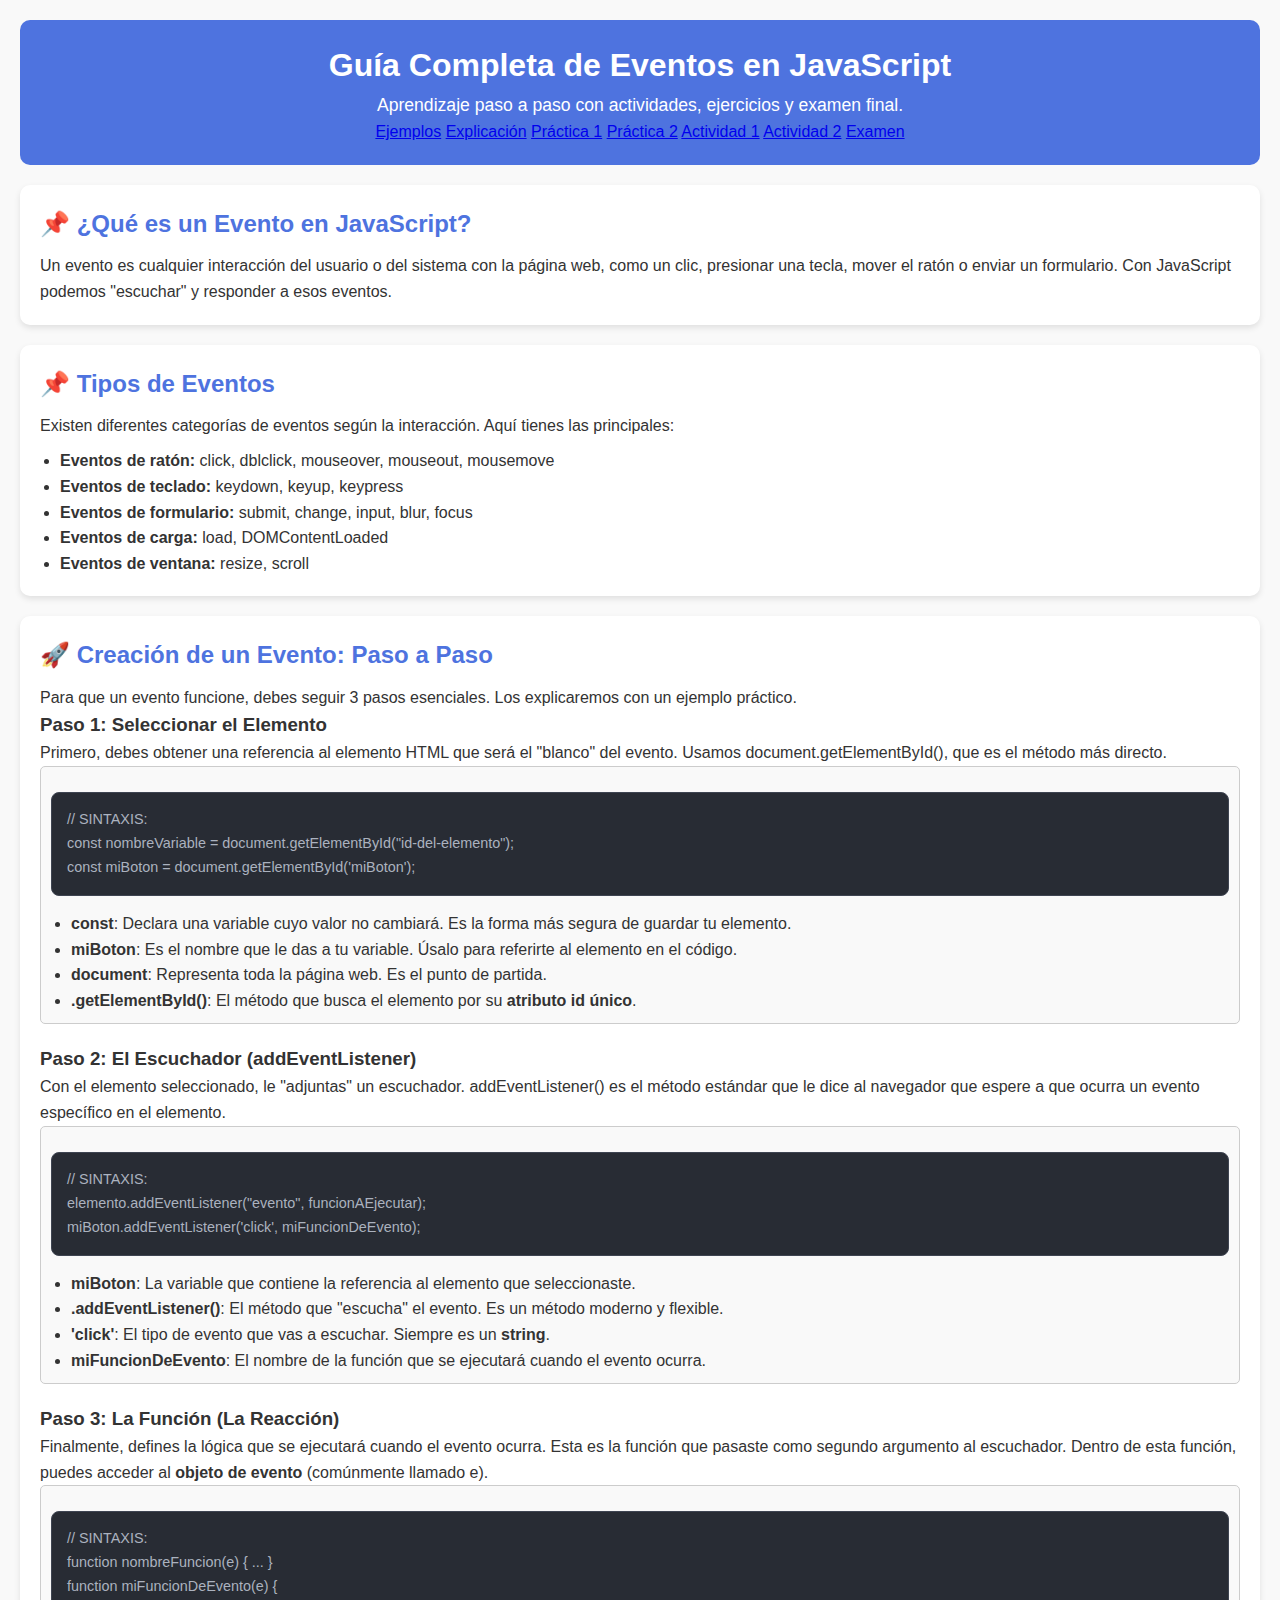
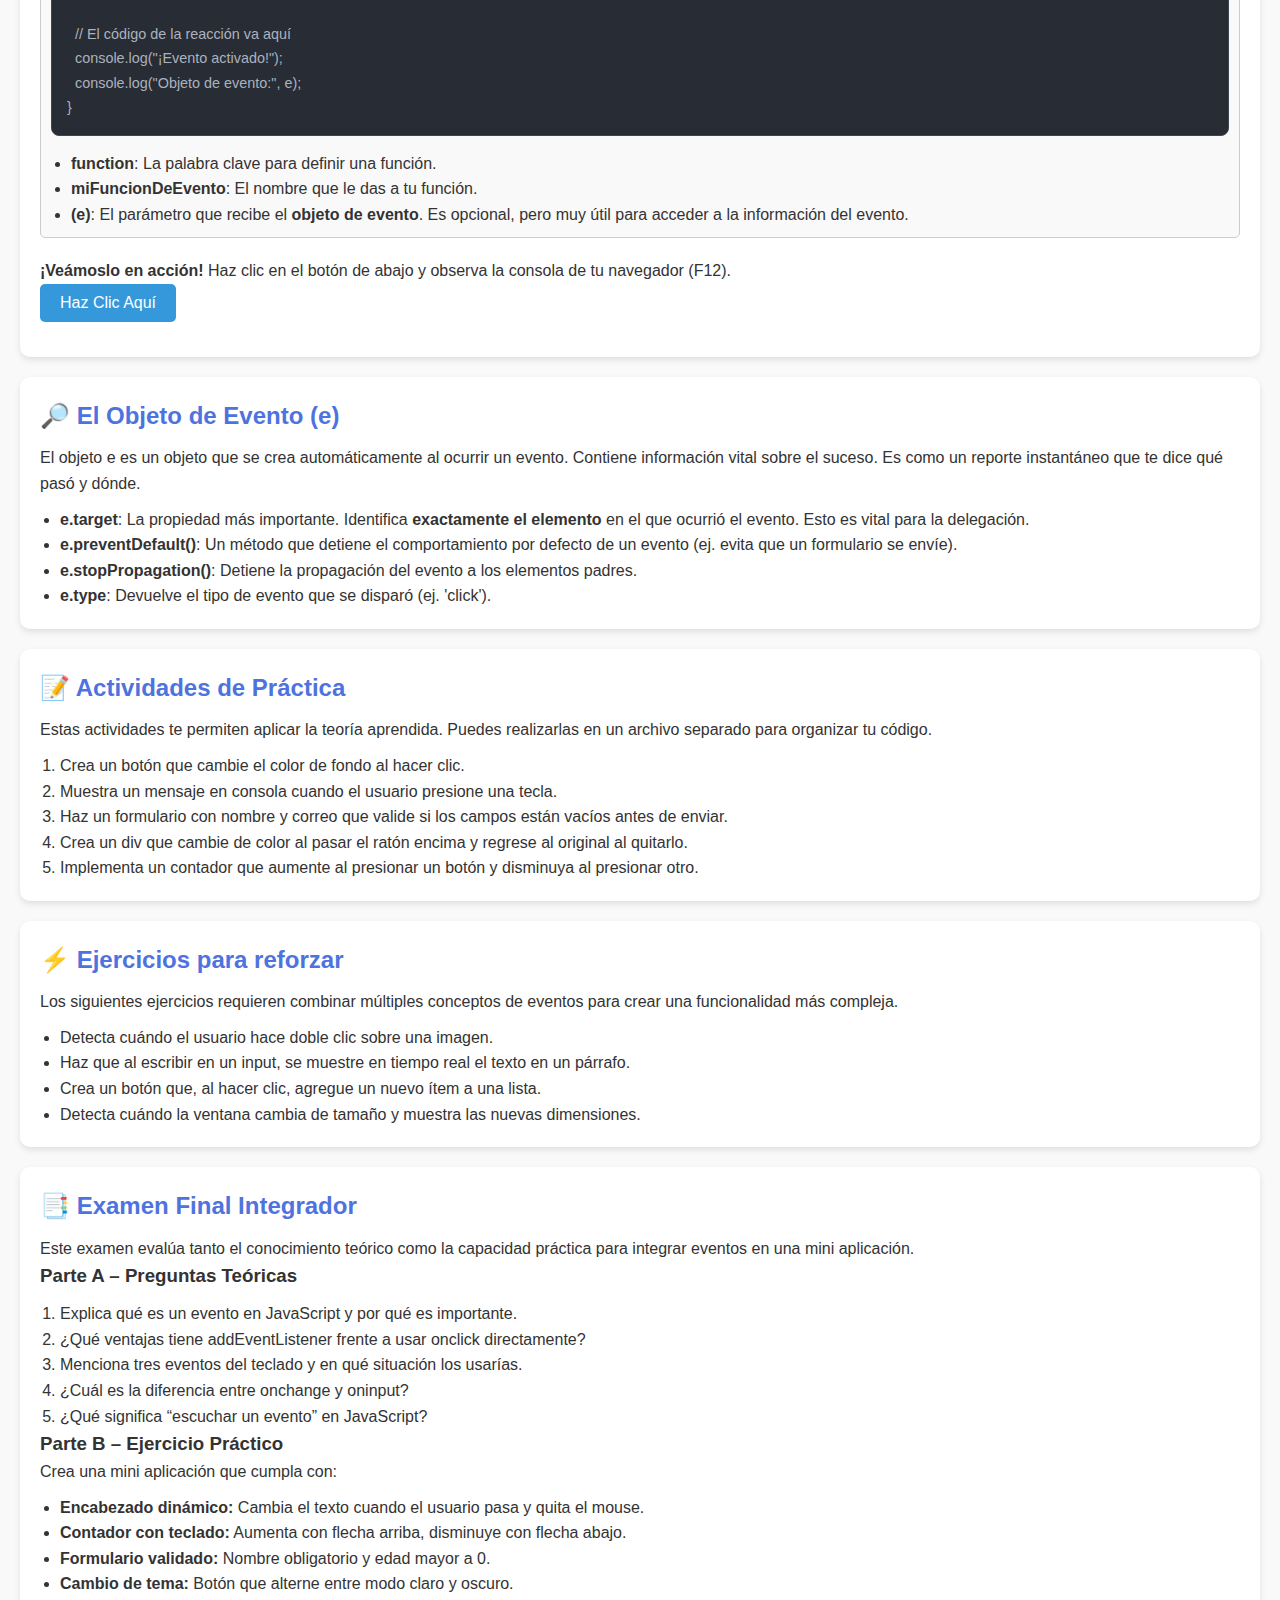
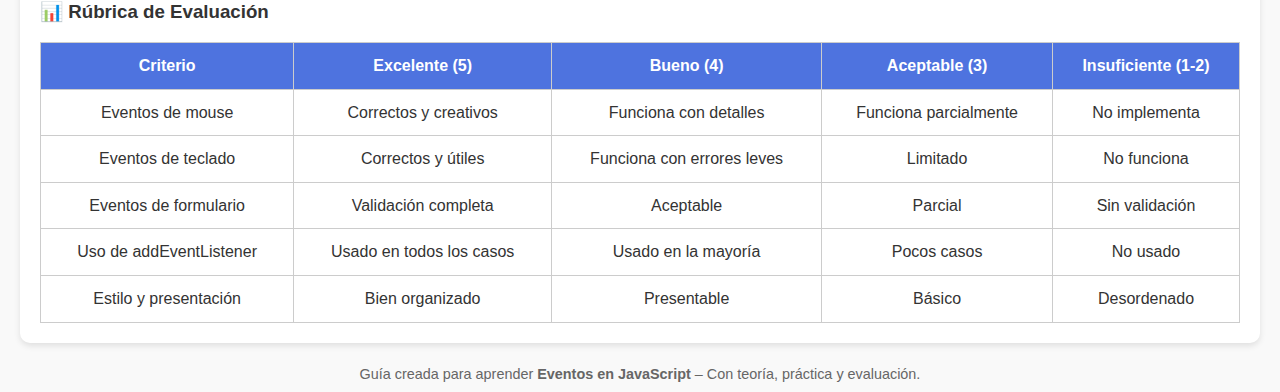
<file: index.html>
<!DOCTYPE html>
<html lang="es">

<head>
  <meta charset="UTF-8">
  <meta name="viewport" content="width=device-width, initial-scale=1.0">
  <title>Guía de Eventos en JavaScript</title>
  <link rel="stylesheet" href="style.css">
  <style>
    /* Estilos adicionales para la demostración */
    .paso {
      padding: 10px;
      margin-bottom: 20px;
      border: 1px solid #ccc;
      border-radius: 5px;
      background-color: #f9f9f9;
    }

    #miBoton {
      padding: 10px 20px;
      font-size: 1em;
      cursor: pointer;
      border-radius: 5px;
      border: none;
      background-color: #3498db;
      color: white;
      transition: background-color 0.3s;
    }

    #miBoton:hover {
      background-color: #2980b9;
    }

    #demo-display {
      font-size: 1.2em;
      font-weight: bold;
      color: #333;
      margin-top: 15px;
    }
  </style>
</head>

<body>
  <header>
    <h1>Guía Completa de Eventos en JavaScript</h1>
    <p>Aprendizaje paso a paso con actividades, ejercicios y examen final.</p>
      <a href="ejemplos.html">Ejemplos</a>

      <a href="explicacion.html">Explicación</a>

      <a href="practica1.html">Práctica 1</a>
      <a href="practica2.html">Práctica 2</a>

      <a href="actividad1.html">Actividad 1</a>
      <a href="actividad2.html">Actividad 2</a>

      <a href="examen.html">Examen</a>

  </header>

  <main>
    <section class="teoria">
      <h2>📌 ¿Qué es un Evento en JavaScript?</h2>
      <p>Un evento es cualquier interacción del usuario o del sistema con la página web, como un clic, presionar una
        tecla, mover el ratón o enviar un formulario. Con JavaScript podemos "escuchar" y responder a esos eventos.</p>
    </section>

    <section class="teoria">
      <h2>📌 Tipos de Eventos</h2>
      <p>Existen diferentes categorías de eventos según la interacción. Aquí tienes las principales:</p>
      <ul>
        <li><strong>Eventos de ratón:</strong> <code>click</code>, <code>dblclick</code>, <code>mouseover</code>,
          <code>mouseout</code>, <code>mousemove</code></li>
        <li><strong>Eventos de teclado:</strong> <code>keydown</code>, <code>keyup</code>, <code>keypress</code></li>
        <li><strong>Eventos de formulario:</strong> <code>submit</code>, <code>change</code>, <code>input</code>,
          <code>blur</code>, <code>focus</code></li>
        <li><strong>Eventos de carga:</strong> <code>load</code>, <code>DOMContentLoaded</code></li>
        <li><strong>Eventos de ventana:</strong> <code>resize</code>, <code>scroll</code></li>
      </ul>
    </section>

    <section class="teoria">
      <h2>🚀 Creación de un Evento: Paso a Paso</h2>
      <p>Para que un evento funcione, debes seguir 3 pasos esenciales. Los explicaremos con un ejemplo práctico.</p>

      <h3>Paso 1: Seleccionar el Elemento</h3>
      <p>Primero, debes obtener una referencia al elemento HTML que será el "blanco" del evento. Usamos
        <code>document.getElementById()</code>, que es el método más directo.</p>
      <div class="paso">
        <pre><code>// SINTAXIS:
const nombreVariable = document.getElementById("id-del-elemento");
const miBoton = document.getElementById('miBoton');</code></pre>
        <ul>
          <li><strong><code>const</code></strong>: Declara una variable cuyo valor no cambiará. Es la forma más segura
            de guardar tu elemento.</li>
          <li><strong><code>miBoton</code></strong>: Es el nombre que le das a tu variable. Úsalo para referirte al
            elemento en el código.</li>
          <li><strong><code>document</code></strong>: Representa toda la página web. Es el punto de partida.</li>
          <li><strong><code>.getElementById()</code></strong>: El método que busca el elemento por su <strong>atributo
              <code>id</code> único</strong>.</li>
        </ul>
      </div>

      <h3>Paso 2: El Escuchador (<code>addEventListener</code>)</h3>
      <p>Con el elemento seleccionado, le "adjuntas" un escuchador. <code>addEventListener()</code> es el método
        estándar que le dice al navegador que espere a que ocurra un evento específico en el elemento.</p>
      <div class="paso">
        <pre><code>// SINTAXIS:
elemento.addEventListener("evento", funcionAEjecutar);
miBoton.addEventListener('click', miFuncionDeEvento);</code></pre>
        <ul>
          <li><strong><code>miBoton</code></strong>: La variable que contiene la referencia al elemento que
            seleccionaste.</li>
          <li><strong><code>.addEventListener()</code></strong>: El método que "escucha" el evento. Es un método moderno
            y flexible.</li>
          <li><strong><code>'click'</code></strong>: El tipo de evento que vas a escuchar. Siempre es un
            <strong>string</strong>.</li>
          <li><strong><code>miFuncionDeEvento</code></strong>: El nombre de la función que se ejecutará cuando el evento
            ocurra.</li>
        </ul>
      </div>

      <h3>Paso 3: La Función (La Reacción)</h3>
      <p>Finalmente, defines la lógica que se ejecutará cuando el evento ocurra. Esta es la función que pasaste como
        segundo argumento al escuchador. Dentro de esta función, puedes acceder al <strong>objeto de evento</strong>
        (comúnmente llamado <code>e</code>).</p>
      <div class="paso">
        <pre><code>// SINTAXIS: 
function nombreFuncion(e) { ... }
function miFuncionDeEvento(e) {

  // El código de la reacción va aquí
  console.log("¡Evento activado!");
  console.log("Objeto de evento:", e);
}</code></pre>
        <ul>
          <li><strong><code>function</code></strong>: La palabra clave para definir una función.</li>
          <li><strong><code>miFuncionDeEvento</code></strong>: El nombre que le das a tu función.</li>
          <li><strong><code>(e)</code></strong>: El parámetro que recibe el <strong>objeto de evento</strong>. Es
            opcional, pero muy útil para acceder a la información del evento.</li>
        </ul>
      </div>

      <p><strong>¡Veámoslo en acción!</strong> Haz clic en el botón de abajo y observa la consola de tu navegador (F12).
      </p>
      <button id="miBoton">Haz Clic Aquí</button>
      <p id="demo-display"></p>
    </section>

    <section class="teoria">
      <h2>🔎 El Objeto de Evento (<code>e</code>)</h2>
      <p>El objeto <code>e</code> es un objeto que se crea automáticamente al ocurrir un evento. Contiene información
        vital sobre el suceso. Es como un reporte instantáneo que te dice qué pasó y dónde.</p>
      <ul>
        <li><strong><code>e.target</code></strong>: La propiedad más importante. Identifica <strong>exactamente el
            elemento</strong> en el que ocurrió el evento. Esto es vital para la delegación.</li>
        <li><strong><code>e.preventDefault()</code></strong>: Un método que detiene el comportamiento por defecto de un
          evento (ej. evita que un formulario se envíe).</li>
        <li><strong><code>e.stopPropagation()</code></strong>: Detiene la propagación del evento a los elementos padres.
        </li>
        <li><strong><code>e.type</code></strong>: Devuelve el tipo de evento que se disparó (ej. 'click').</li>
      </ul>
    </section>

    <script>
      // Unimos todos los pasos en este script
      const miBoton = document.getElementById('miBoton');
      const demoDisplay = document.getElementById('demo-display');

      miBoton.addEventListener('click', function (e) {
        // Actualiza el texto en la página
        demoDisplay.textContent = '¡Evento activado!';

        // Muestra la información del objeto de evento en la consola
        console.log('--- Objeto de Evento (e) ---');
        console.log('Tipo:', e.type);
        console.log('Elemento objetivo:', e.target);
        console.log('---------------------------');
      });
    </script>

    <section class="actividad">
      <h2>📝 Actividades de Práctica</h2>
      <p>
        Estas actividades te permiten aplicar la teoría aprendida. Puedes realizarlas en un archivo separado para
        organizar tu código.
      </p>
      <ol>
        <li>Crea un botón que cambie el color de fondo al hacer clic.</li>
        <li>Muestra un mensaje en consola cuando el usuario presione una tecla.</li>
        <li>Haz un formulario con nombre y correo que valide si los campos están vacíos antes de enviar.</li>
        <li>Crea un div que cambie de color al pasar el ratón encima y regrese al original al quitarlo.</li>
        <li>Implementa un contador que aumente al presionar un botón y disminuya al presionar otro.</li>
      </ol>
    </section>

    <section class="ejercicios">
      <h2>⚡ Ejercicios para reforzar</h2>
      <p>
        Los siguientes ejercicios requieren combinar múltiples conceptos de eventos para crear una funcionalidad más
        compleja.
      </p>
      <ul>
        <li>Detecta cuándo el usuario hace doble clic sobre una imagen.</li>
        <li>Haz que al escribir en un input, se muestre en tiempo real el texto en un párrafo.</li>
        <li>Crea un botón que, al hacer clic, agregue un nuevo ítem a una lista.</li>
        <li>Detecta cuándo la ventana cambia de tamaño y muestra las nuevas dimensiones.</li>
      </ul>
    </section>

    <section class="examen">
      <h2>📑 Examen Final Integrador</h2>
      <p>
        Este examen evalúa tanto el conocimiento teórico como la capacidad práctica para integrar eventos en una mini
        aplicación.
      </p>
      <h3>Parte A – Preguntas Teóricas</h3>
      <ol>
        <li>Explica qué es un evento en JavaScript y por qué es importante.</li>
        <li>¿Qué ventajas tiene <code>addEventListener</code> frente a usar <code>onclick</code> directamente?</li>
        <li>Menciona tres eventos del teclado y en qué situación los usarías.</li>
        <li>¿Cuál es la diferencia entre <code>onchange</code> y <code>oninput</code>?</li>
        <li>¿Qué significa “escuchar un evento” en JavaScript?</li>
      </ol>
      <h3>Parte B – Ejercicio Práctico</h3>
      <p>Crea una mini aplicación que cumpla con:</p>
      <ul>
        <li><strong>Encabezado dinámico:</strong> Cambia el texto cuando el usuario pasa y quita el mouse.</li>
        <li><strong>Contador con teclado:</strong> Aumenta con flecha arriba, disminuye con flecha abajo.</li>
        <li><strong>Formulario validado:</strong> Nombre obligatorio y edad mayor a 0.</li>
        <li><strong>Cambio de tema:</strong> Botón que alterne entre modo claro y oscuro.</li>
      </ul>
      <h3>📊 Rúbrica de Evaluación</h3>
      <table>
        <thead>
          <tr>
            <th>Criterio</th>
            <th>Excelente (5)</th>
            <th>Bueno (4)</th>
            <th>Aceptable (3)</th>
            <th>Insuficiente (1-2)</th>
          </tr>
        </thead>
        <tbody>
          <tr>
            <td>Eventos de mouse</td>
            <td>Correctos y creativos</td>
            <td>Funciona con detalles</td>
            <td>Funciona parcialmente</td>
            <td>No implementa</td>
          </tr>
          <tr>
            <td>Eventos de teclado</td>
            <td>Correctos y útiles</td>
            <td>Funciona con errores leves</td>
            <td>Limitado</td>
            <td>No funciona</td>
          </tr>
          <tr>
            <td>Eventos de formulario</td>
            <td>Validación completa</td>
            <td>Aceptable</td>
            <td>Parcial</td>
            <td>Sin validación</td>
          </tr>
          <tr>
            <td>Uso de addEventListener</td>
            <td>Usado en todos los casos</td>
            <td>Usado en la mayoría</td>
            <td>Pocos casos</td>
            <td>No usado</td>
          </tr>
          <tr>
            <td>Estilo y presentación</td>
            <td>Bien organizado</td>
            <td>Presentable</td>
            <td>Básico</td>
            <td>Desordenado</td>
          </tr>
        </tbody>
      </table>
    </section>
  </main>

  <footer>
    <p>Guía creada para aprender <strong>Eventos en JavaScript</strong> – Con teoría, práctica y evaluación.</p>
  </footer>
</body>

</html>
</file>
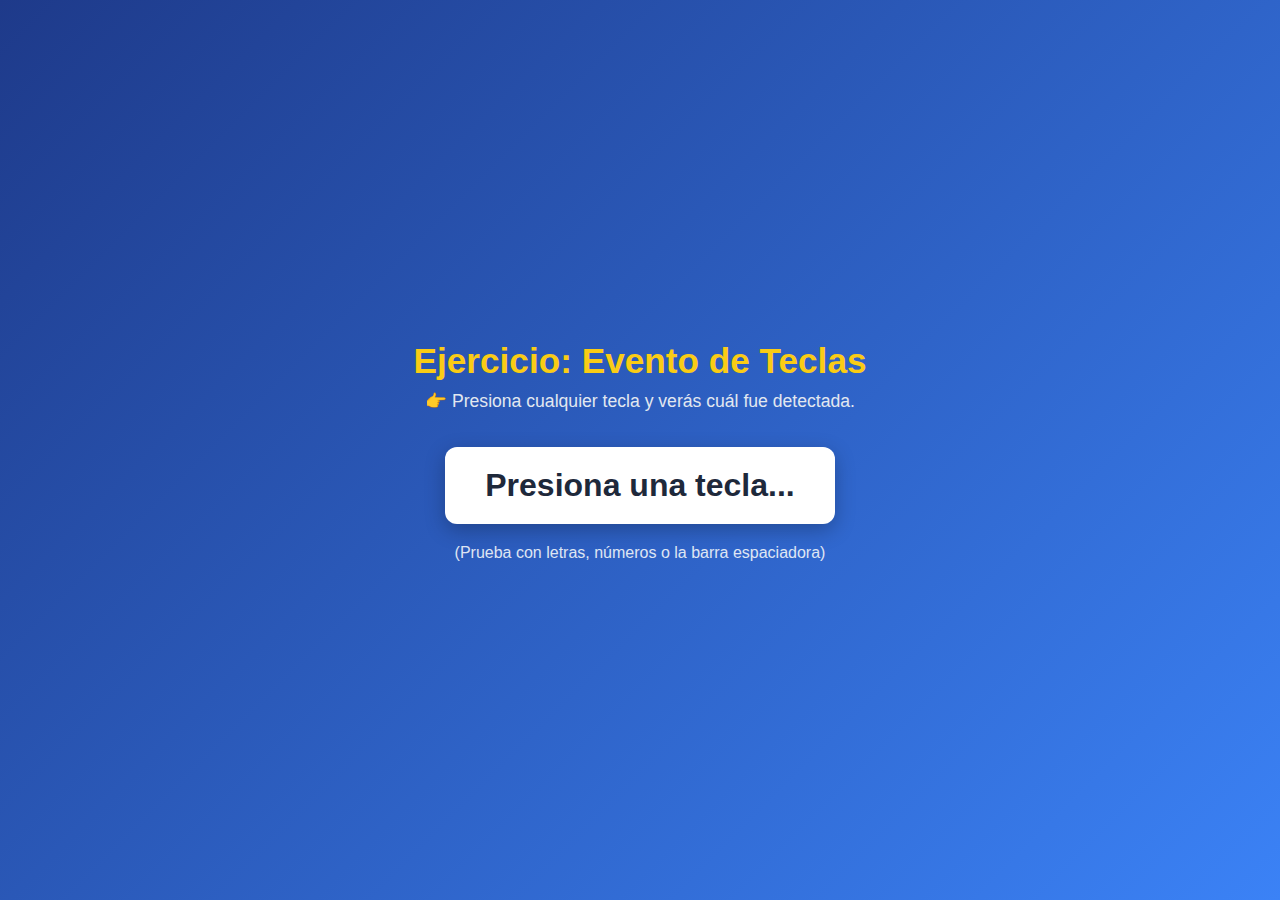
<file: actividad1.html>
<!DOCTYPE html>
<html lang="es">

<head>
    <meta charset="UTF-8">
    <meta name="viewport" content="width=device-width, initial-scale=1.0">
    <title>Ejercicio Intro - Evento Teclas</title>
    <style>
        body {
            font-family: 'Segoe UI', Tahoma, Geneva, Verdana, sans-serif;
            display: flex;
            flex-direction: column;
            align-items: center;
            justify-content: center;
            min-height: 100vh;
            margin: 0;
            background: linear-gradient(135deg, #1e3a8a, #3b82f6);
            color: #fff;
        }

        h1 {
            color: #facc15;
            margin-bottom: 10px;
            font-size: 2.2rem;
        }

        p {
            margin: 0 0 20px;
            font-size: 1.1rem;
            color: #e2e8f0;
        }

        #output {
            background: #ffffff;
            color: #1e293b;
            padding: 20px 40px;
            border-radius: 12px;
            font-size: 2rem;
            font-weight: bold;
            box-shadow: 0 6px 20px rgba(0, 0, 0, 0.25);
            margin-top: 15px;
            transition: transform 0.2s ease-in-out;
        }

        #output:hover {
            transform: scale(1.05);
        }

        .hint {
            margin-top: 20px;
            font-size: 1rem;
            color: #f1f5f9;
            opacity: 0.9;
        }
    </style>
</head>

<body>
    <h1>Ejercicio: Evento de Teclas</h1>
    <p>👉 Presiona cualquier tecla y verás cuál fue detectada.</p>

    <div id="output">Presiona una tecla...</div>
    <p class="hint">(Prueba con letras, números o la barra espaciadora)</p>

    <script>
        const output = document.getElementById("output");

        // Detectar cuando se presiona una tecla
        document.addEventListener("keydown", (evento) => {
            output.textContent = "Tecla presionada: " + evento.key;
        });
    </script>
</body>

</html>
</file>
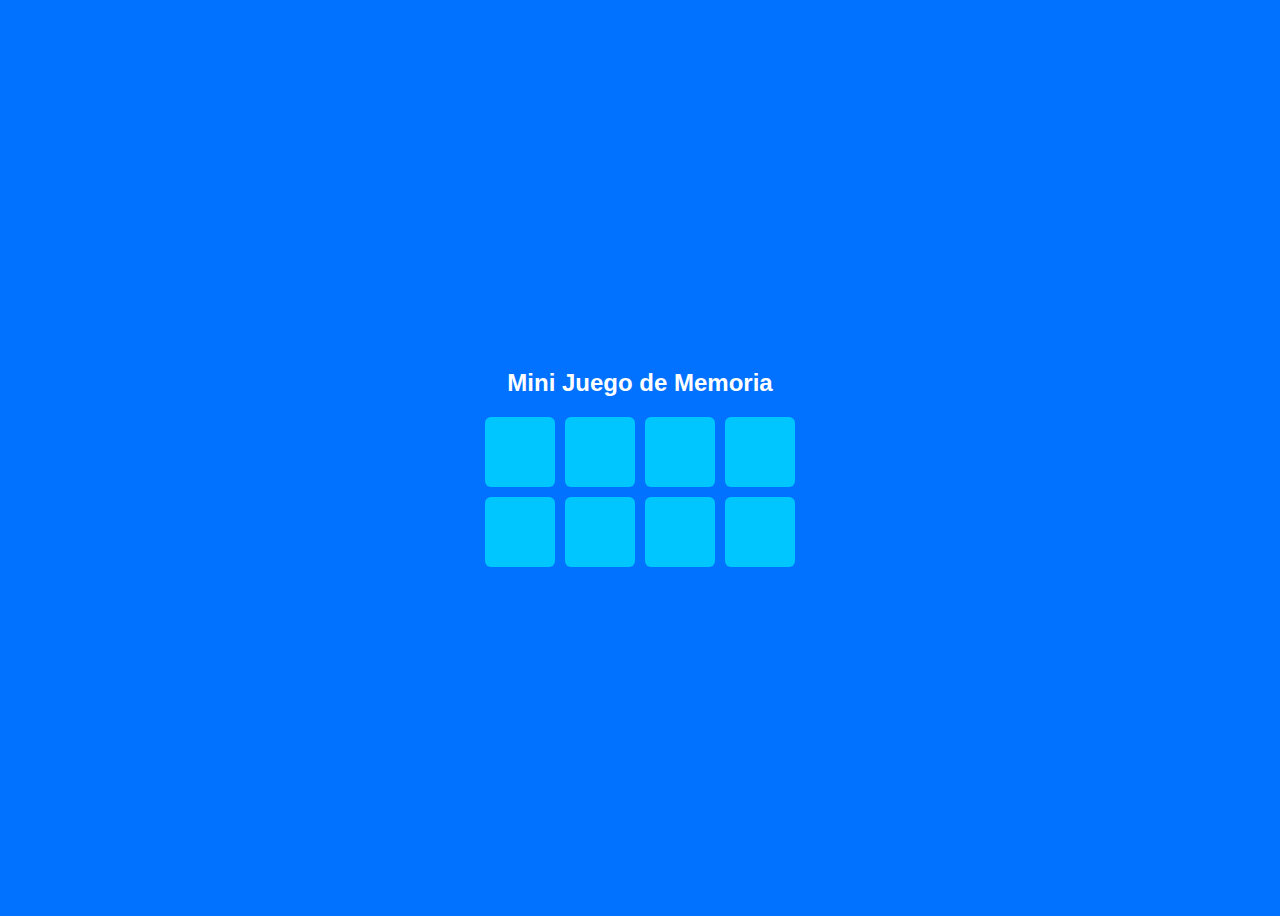
<file: actividad2.html>
<!DOCTYPE html>
<html lang="es">

<head>
    <meta charset="UTF-8">
    <meta name="viewport" content="width=device-width, initial-scale=1.0">
    <title>Mini Juego de Memoria</title>
    <style>
        body {
            font-family: Arial;
            display: flex;
            flex-direction: column;
            align-items: center;
            justify-content: center;
            height: 100vh;
            background: #0072ff;
            color: #fff;
        }

        .board {
            display: grid;
            grid-template-columns: repeat(4, 70px);
            gap: 10px;
        }

        .card {
            width: 70px;
            height: 70px;
            display: flex;
            justify-content: center;
            align-items: center;
            background: #00c6ff;
            font-size: 1.8em;
            cursor: pointer;
            border-radius: 6px;
            color: transparent;
            /* ocultas al inicio */
        }
        .card.show {
            color: #000;
            /* muestra el símbolo */
            background: #fff;
        }
    </style>
</head>
<body>
    <h2>Mini Juego de Memoria</h2>
    <div class="board" id="board"></div>
    <script>
        const board = document.getElementById("board");
        let cards = ["🍎", "🍎", "🍌", "🍌", "🍇", "🍇", "🍒", "🍒"];
        cards.sort(() => Math.random() - 0.5);
        let first = null;
        cards.forEach(symbol => {
            const card = document.createElement("div");
            card.classList.add("card");
            card.textContent = symbol;
            board.appendChild(card);
            card.addEventListener("click", () => {
                card.classList.add("show");
                if (!first) {
                    first = card;
                } else {
                    if (first.textContent !== card.textContent) {
                        setTimeout(() => {
                            first.classList.remove("show");
                            card.classList.remove("show");
                            first = null;
                        }, 600);
                    } else {
                        first = null; // pareja correcta, se queda descubierta
                    }
                }
            });
        });
    </script>
</body>

</html>
</file>
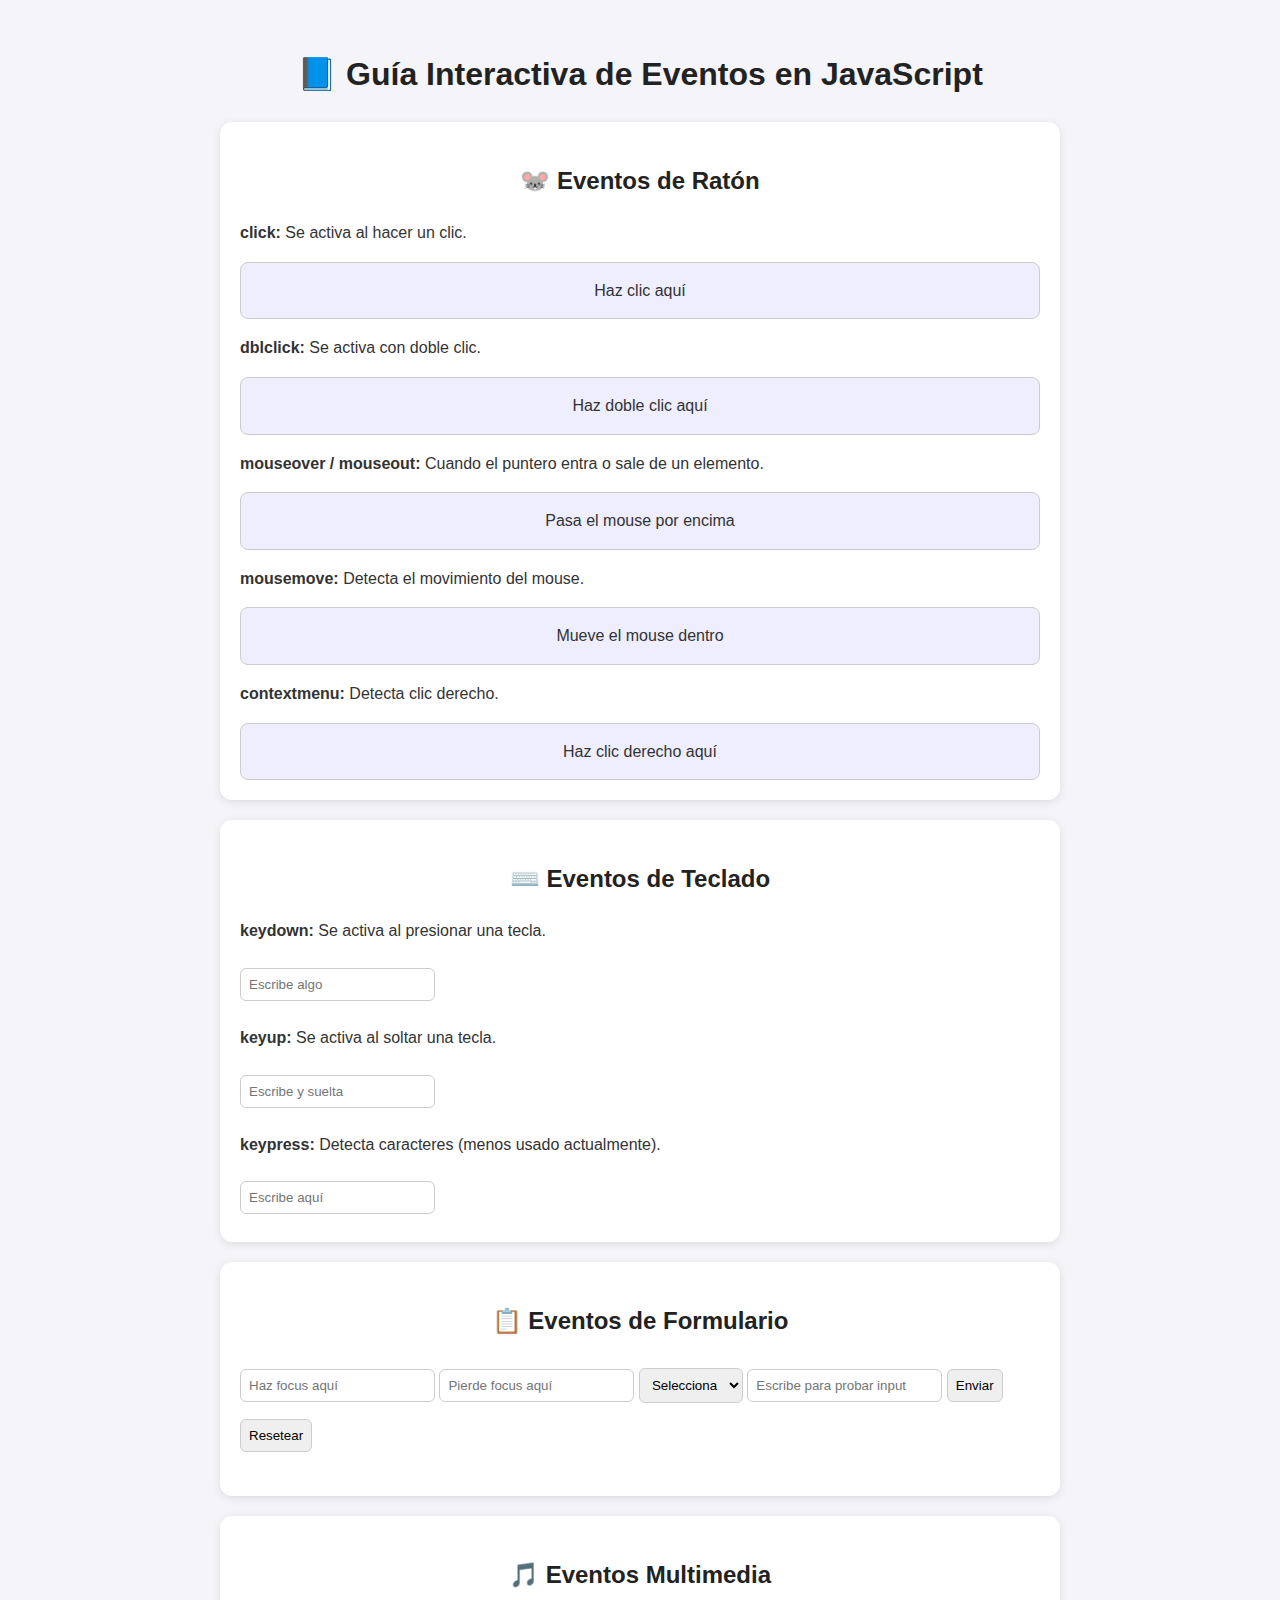
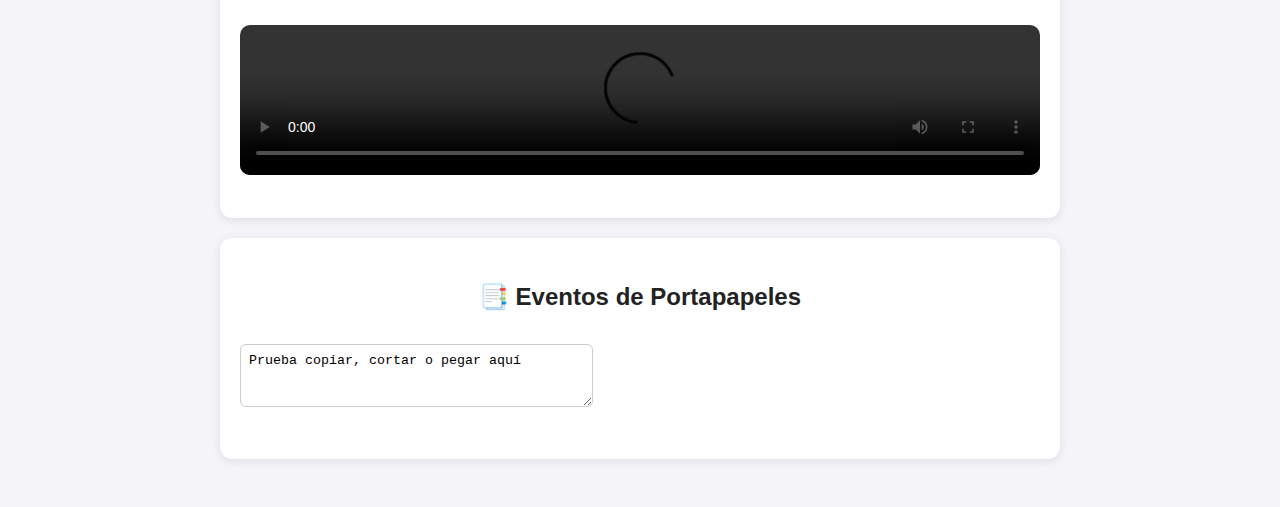
<file: ejemplos.html>
<!DOCTYPE html>
<html lang="es">

<head>
  <meta charset="UTF-8">
  <meta name="viewport" content="width=device-width, initial-scale=1.0">
  <title>Guía Interactiva de Eventos en JavaScript</title>
  <style>
    body {
      font-family: Arial, sans-serif;
      line-height: 1.6;
      background: #f4f4f9;
      color: #333;
      padding: 20px;
    }

    h1,
    h2 {
      text-align: center;
      color: #222;
    }

    section {
      background: white;
      margin: 20px auto;
      padding: 20px;
      border-radius: 12px;
      box-shadow: 0 2px 8px rgba(0, 0, 0, 0.1);
      max-width: 800px;
    }

    .demo {
      margin-top: 10px;
      padding: 15px;
      background: #eef;
      border: 1px solid #ccc;
      border-radius: 8px;
      text-align: center;
      cursor: pointer;
    }

    input,
    button,
    textarea,
    select {
      padding: 8px;
      margin: 8px 0;
      border-radius: 6px;
      border: 1px solid #ccc;
    }

    .dark {
      background: #222;
      color: white;
    }

    video {
      width: 100%;
      border-radius: 10px;
      margin-top: 10px;
    }
  </style>
</head>

<body>
  <h1>📘 Guía Interactiva de Eventos en JavaScript</h1>

  <!-- EVENTOS DE RATÓN -->
  <section>
    <h2>🐭 Eventos de Ratón</h2>
    <p><b>click:</b> Se activa al hacer un clic.</p>
    <div class="demo" id="clickDemo">Haz clic aquí</div>
    <p><b>dblclick:</b> Se activa con doble clic.</p>
    <div class="demo" id="dblclickDemo">Haz doble clic aquí</div>
    <p><b>mouseover / mouseout:</b> Cuando el puntero entra o sale de un elemento.</p>
    <div class="demo" id="hoverDemo">Pasa el mouse por encima</div>
    <p><b>mousemove:</b> Detecta el movimiento del mouse.</p>
    <div class="demo" id="moveDemo">Mueve el mouse dentro</div>
    <p id="coords"></p>
    <p><b>contextmenu:</b> Detecta clic derecho.</p>
    <div class="demo" id="contextDemo">Haz clic derecho aquí</div>
  </section>
  <!-- EVENTOS DE TECLADO -->
  <section>
    <h2>⌨️ Eventos de Teclado</h2>
    <p><b>keydown:</b> Se activa al presionar una tecla.</p>
    <input type="text" id="keydownInput" placeholder="Escribe algo">

    <p><b>keyup:</b> Se activa al soltar una tecla.</p>
    <input type="text" id="keyupInput" placeholder="Escribe y suelta">

    <p><b>keypress:</b> Detecta caracteres (menos usado actualmente).</p>
    <input type="text" id="keypressInput" placeholder="Escribe aquí">
  </section>

  <!-- EVENTOS DE FORMULARIO -->
  <section>
    <h2>📋 Eventos de Formulario</h2>
    <form id="formDemo">
      <input type="text" id="focusInput" placeholder="Haz focus aquí">
      <input type="text" id="blurInput" placeholder="Pierde focus aquí">
      <select id="changeSelect">
        <option value="">Selecciona</option>
        <option>Opción 1</option>
        <option>Opción 2</option>
      </select>
      <input type="text" id="inputField" placeholder="Escribe para probar input">
      <button type="submit">Enviar</button>
      <button type="reset">Resetear</button>
    </form>
    <p id="formMsg"></p>
  </section>

  <!-- EVENTOS DE VENTANA -->

  <!-- EVENTOS MULTIMEDIA -->
  <section>
    <h2>🎵 Eventos Multimedia</h2>
    <video id="videoDemo" controls>
      <source src="https://www.w3schools.com/html/mov_bbb.mp4" type="video/mp4">
    </video>
    <p id="videoMsg"></p>
  </section>

  <!-- EVENTOS DE PORTAPAPELES -->
  <section>
    <h2>📑 Eventos de Portapapeles</h2>
    <textarea id="clipboardArea" rows="3" cols="40">Prueba copiar, cortar o pegar aquí</textarea>
    <p id="clipboardMsg"></p>
  </section>

  <script>
    // RATÓN
    document.getElementById("clickDemo").addEventListener("click", () => alert("¡Hiciste clic!"));
    document.getElementById("dblclickDemo").addEventListener("dblclick", () => alert("¡Doble clic detectado!"));
    const hover = document.getElementById("hoverDemo");
    hover.addEventListener("mouseover", () => hover.style.background = "lightgreen");
    hover.addEventListener("mouseout", () => hover.style.background = "#eef");
    document.getElementById("moveDemo").addEventListener("mousemove", (e) => {
      document.getElementById("coords").textContent = `Coordenadas: X=${e.offsetX}, Y=${e.offsetY}`;
    });
    document.getElementById("contextDemo").addEventListener("contextmenu", (e) => {
      e.preventDefault();
      alert("¡Clic derecho bloqueado!");
    });

    // TECLADO
    document.getElementById("keydownInput").addEventListener("keydown", () => alert("Tecla presionada"));
    document.getElementById("keyupInput").addEventListener("keyup", () => alert("Tecla soltada"));
    document.getElementById("keypressInput").addEventListener("keypress", () => alert("Tecla registrada"));

    // FORMULARIO
    document.getElementById("focusInput").addEventListener("focus", () => alert("Input en focus"));
    document.getElementById("blurInput").addEventListener("blur", () => alert("Input perdió el foco"));
    document.getElementById("changeSelect").addEventListener("change", (e) => {
      document.getElementById("formMsg").textContent = "Seleccionaste: " + e.target.value;
    });
    document.getElementById("inputField").addEventListener("input", (e) => {
      document.getElementById("formMsg").textContent = "Escribiendo: " + e.target.value;
    });
    document.getElementById("formDemo").addEventListener("submit", (e) => {
      e.preventDefault();
      document.getElementById("formMsg").textContent = "Formulario enviado correctamente";
    });
    document.getElementById("formDemo").addEventListener("reset", () => {
      document.getElementById("formMsg").textContent = "Formulario reseteado";
    });
    // MULTIMEDIA
    const video = document.getElementById("videoDemo");
    video.addEventListener("play", () => document.getElementById("videoMsg").textContent = "Video en reproducción...");
    video.addEventListener("pause", () => document.getElementById("videoMsg").textContent = "Video en pausa.");
    video.addEventListener("ended", () => document.getElementById("videoMsg").textContent = "Video finalizado.");

    // PORTAPAPELES
    const area = document.getElementById("clipboardArea");
    area.addEventListener("copy", () => document.getElementById("clipboardMsg").textContent = "¡Texto copiado!");
    area.addEventListener("cut", () => document.getElementById("clipboardMsg").textContent = "¡Texto cortado!");
    area.addEventListener("paste", () => document.getElementById("clipboardMsg").textContent = "¡Texto pegado!");
  </script>
</body>

</html>
</file>
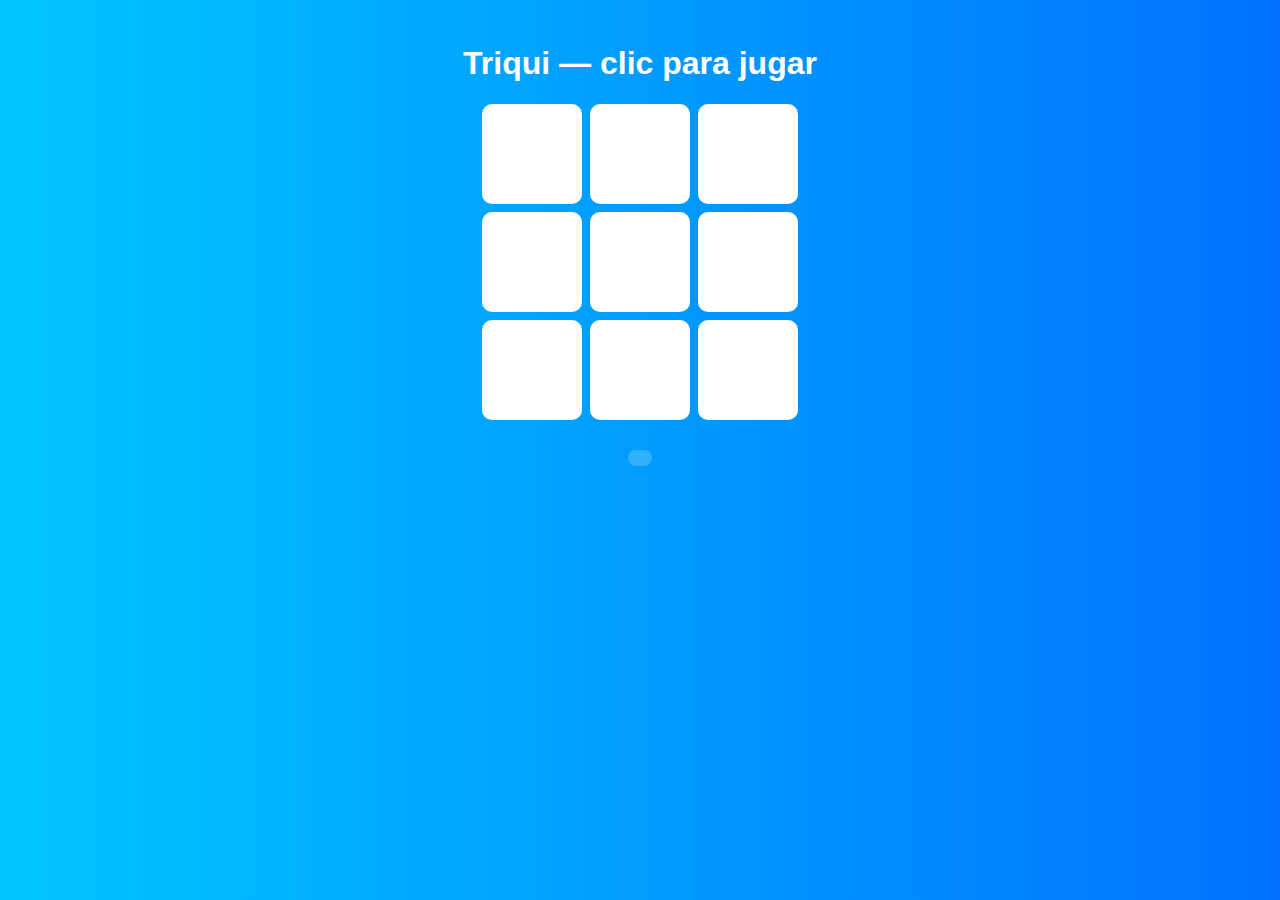
<file: ejersicio1.html>
<!doctype html>
<html lang="es">
<head>
  <meta charset="utf-8" />
  <meta name="viewport" content="width=device-width,initial-scale=1" />
  <title>Triqui (click)</title>
  <style>
    body {
      font-family: Segoe UI, Roboto, Arial;
      background: linear-gradient(90deg, #00c6ff, #0072ff);
      color: #fff;
      margin: 0;
      padding: 24px;
    }
    h1 {
      text-align: center
    }
    .board {
      display: grid;
      grid-template-columns: repeat(3, 100px);
      gap: 8px;
      justify-content: center;
      margin: 18px auto
    }
    .cell {
      background: #fff;
      color: #000;
      width: 100px;
      height: 100px;
      display: flex;
      align-items: center;
      justify-content: center;
      font-size: 2.4rem;
      font-weight: 800;
      border-radius: 10px;
      cursor: pointer;
      user-select: none
    }
    .cell:hover {
      filter: brightness(.97)
    }
    .winner {
      text-align: center;
      margin-top: 12px;
      font-weight: 700;
      color: #0b1220;
      background: #fff3;
      display: inline-block;
      padding: 8px 12px;
      border-radius: 8px
    }
    .explain {
      max-width: 900px;
      margin: 22px auto;
      background: rgba(0, 0, 0, .25);
      padding: 14px;
      border-radius: 10px
    }
    pre {
      background: #0b1220;
      color: #e6eef8;
      padding: 10px;
      border-radius: 8px;
      overflow: auto
    }

</style>
</head>
<body>
  <h1>Triqui — clic para jugar</h1>
  <div class="board" id="board"></div>
  <div style="text-align:center">
    <div id="winner" class="winner" aria-live="polite"></div>
  </div>
  <script>
    const board = document.getElementById('board');
    const winnerDisplay = document.getElementById('winner');
    let currentPlayer = 'X';
    let gameOver = false;

    for (let i = 0; i < 9; i++) {
      const cell = document.createElement('div');
      cell.classList.add('cell');
      board.appendChild(cell);
      cell.addEventListener("click", ()=> {
        if (cell.textContent=== "" && !gameOver){
          cell.textContent = currentPlayer;
          checkWinner();
          currentPlayer = currentPlayer === "X" ? "O" : "X"
;        }
      })
      }
      const winPatterns = [
  [0,1,2], [3,4,5], [6,7,8], // filas
  [0,3,6], [1,4,7], [2,5,8], // columnas
  [0,4,8], [2,4,6]           // diagonales
];
function checkWinner() {
  const cells = document.querySelectorAll(".cell");
  const winPatterns = [
    [0,1,2], [3,4,5], [6,7,8],
    [0,3,6], [1,4,7], [2,5,8],
    [0,4,8], [2,4,6]
  ];

  for (let pattern of winPatterns) {
    const [a, b, c] = pattern;
    if (
      cells[a].textContent &&
      cells[a].textContent === cells[b].textContent &&
      cells[a].textContent === cells[c].textContent
    ) {
      winnerDisplay.textContent = `¡Jugador ${cells[a].textContent} gana!`;
      gameOver = true;
      return;
    }
  }
}
  </script>
</body>


</html>
</file>
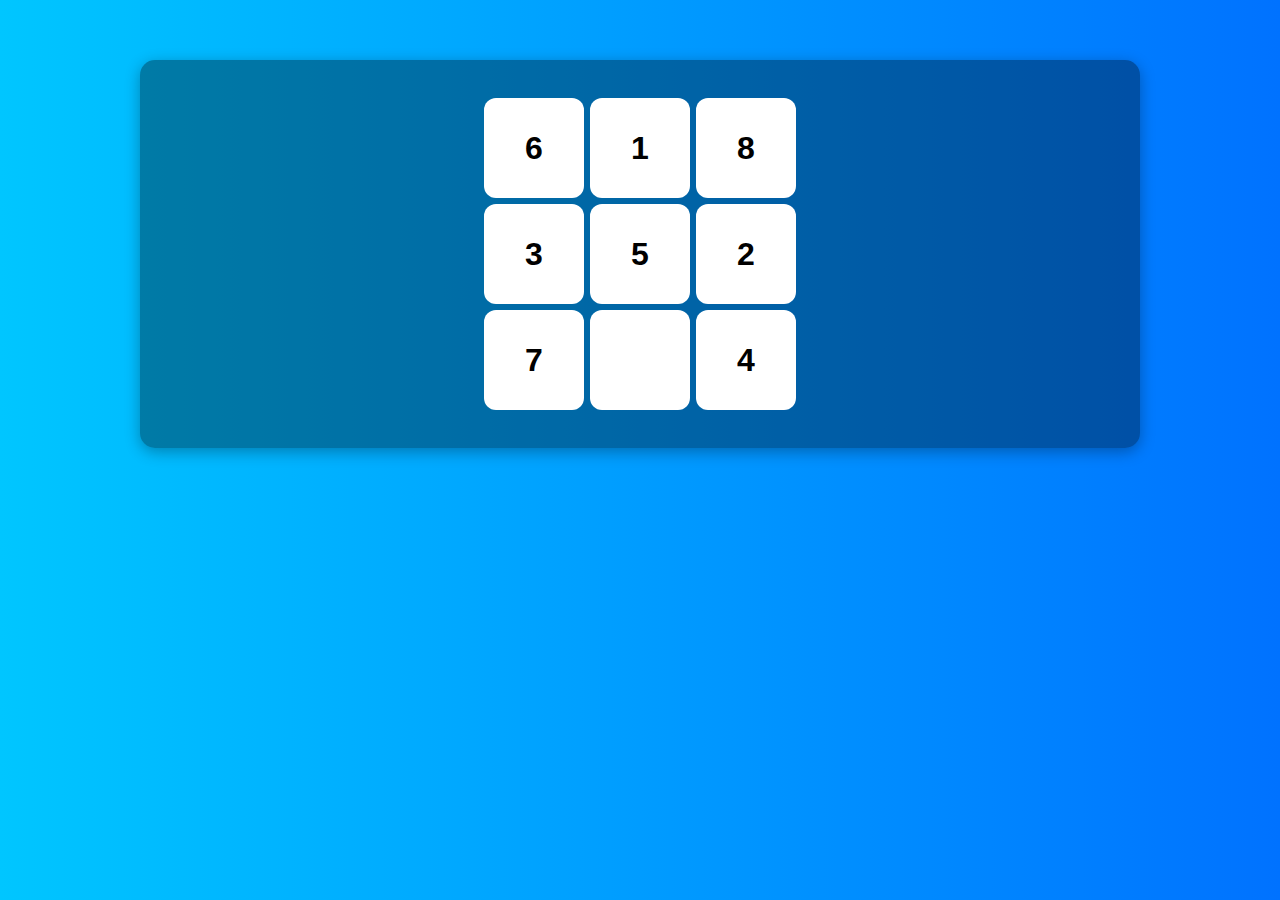
<file: ejersicio2.html>
<!DOCTYPE html>
<html lang="en">

<head>
    <meta charset="UTF-8">
    <meta name="viewport" content="width=device-width, initial-scale=1.0">
    <title>Document</title>
</head>
<style>
    :root {
        --bg1: #00c6ff;
        --bg2: #0072ff;
        --panel: rgba(0, 0, 0, .35);
        --text: #fff;
        --muted: #e2e8f0;
        --code-bg: #0f172a;
        --card: #1e293b;
        --accent: #38bdf8;
    }
    * {
        box-sizing: border-box
    }
    body {
        font-family: "Segoe UI", Tahoma, Geneva, Verdana, sans-serif;
        background: linear-gradient(to right, var(--bg1), var(--bg2));
        color: var(--text);
        margin: 0;
        padding: 20px;
    }
    h1,
    h2 {
        text-align: center;
        margin: 10px 0 14px
    }
    .section {
        margin: 40px auto;
        padding: 20px;
        border-radius: 15px;
        background: var(--panel);
        max-width: 1000px;
        box-shadow: 0 4px 15px rgba(0, 0, 0, .3);
    }
    .board {
        display: grid;
        grid-template-columns: repeat(3, 100px);
        grid-template-rows: repeat(3, 100px);
        gap: 6px;
        justify-content: center;
        margin: 18px auto;
    }
    .cell,
    .puzzle-cell {
        background: #fff;
        color: #000;
        display: flex;
        justify-content: center;
        align-items: center;
        font-size: 2rem;
        font-weight: 700;
        cursor: pointer;
        border-radius: 12px;
        transition: background .25s;
        user-select: none;
    }
    .cell:hover,
    .puzzle-cell:hover {
        background: #dbeafe
    }
    .winner {
        text-align: center;
        font-size: 1.25rem;
        font-weight: 800;
        margin-top: 8px
    }
    /* Bloques de explicación */
    .explanation {
        background: var(--card);
        padding: 18px;
        border-radius: 12px;
        margin: 16px auto 0;
    }
    .explanation h3 {
        color: var(--accent);
        margin-top: 10px
    }
    .explanation p {
        color: var(--muted)
    }
    pre {
        background: var(--code-bg);
        color: #e5e7eb;
        padding: 12px;
        border-radius: 10px;
        overflow: auto;
    }
    code {
        background: rgba(255, 255, 255, .08);
        padding: 2px 6px;
        border-radius: 6px
    }
    /* Flechas de scroll */
    .scroll-arrows {
        position: fixed;
        right: 20px;
        bottom: 20px;
        display: flex;
        flex-direction: column;
        gap: 10px;
        opacity: 0;
        transition: opacity .35s ease;
        pointer-events: none;
        z-index: 9999;
    }
    .arrow {
        background: #fff;
        color: #000;
        width: 44px;
        height: 44px;
        display: grid;
        place-items: center;
        border-radius: 50%;
        font-size: 1.5rem;
        box-shadow: 0 10px 25px rgba(0, 0, 0, .35);
    }
</style>
<body>
    </section>
    <!-- ============ EJERCICIO 2: ROMPECABEZAS 3x3 (TECLADO) ============ -->
    <section class="section" id="ej2">
        <div class="board" id="puzzle"></div>
        </div>
    </section>
    <script>
        /* ===== EJERCICIO 2: ROMPECABEZAS (mover vacío con flechas) ===== */
        const puzzle = document.getElementById("puzzle");
        let pieces = [1, 2, 3, 4, 5, 6, 7, 8, ""]; // 8 casillas ocupadas + 1 libre
        function shuffle(arr) { arr.sort(() => Math.random() - 0.5); } // mezclar array
        shuffle(pieces); 
        function renderPuzzle() {
            puzzle.innerHTML = "";
            pieces.forEach(p => {
                const cell = document.createElement("div");
                cell.classList.add("puzzle-cell");
                cell.textContent = p; // vacío = cadena ""
                puzzle.appendChild(cell);
            });
        }
        renderPuzzle();
        document.addEventListener("keydown", (e) => {
            if (e.key === "ArrowUp") mover("up");
            if (e.key === "ArrowDown") mover("down");
            if (e.key === "ArrowLeft") mover("left");
            if (e.key === "ArrowRight") mover("right");
        });
        function mover(direction) {
            const emptyIndex = pieces.indexOf("");
            const row = Math.floor(emptyIndex / 3);
            const col = emptyIndex % 3;
            let swapIndex = null;
            if (direction === "up" && row < 2) swapIndex = emptyIndex + 3; // traer ficha de abajo
            if (direction === "down" && row > 0) swapIndex = emptyIndex - 3;
            if (direction === "left" && col < 2) swapIndex = emptyIndex + 1;
            if (direction === "right" && col > 0) swapIndex = emptyIndex - 1;
            if (swapIndex !== null) {
                [pieces[emptyIndex], pieces[swapIndex]] = [pieces[swapIndex], pieces[emptyIndex]];
                renderPuzzle();
            }
        }
    </script>
</body>

</html>
</file>
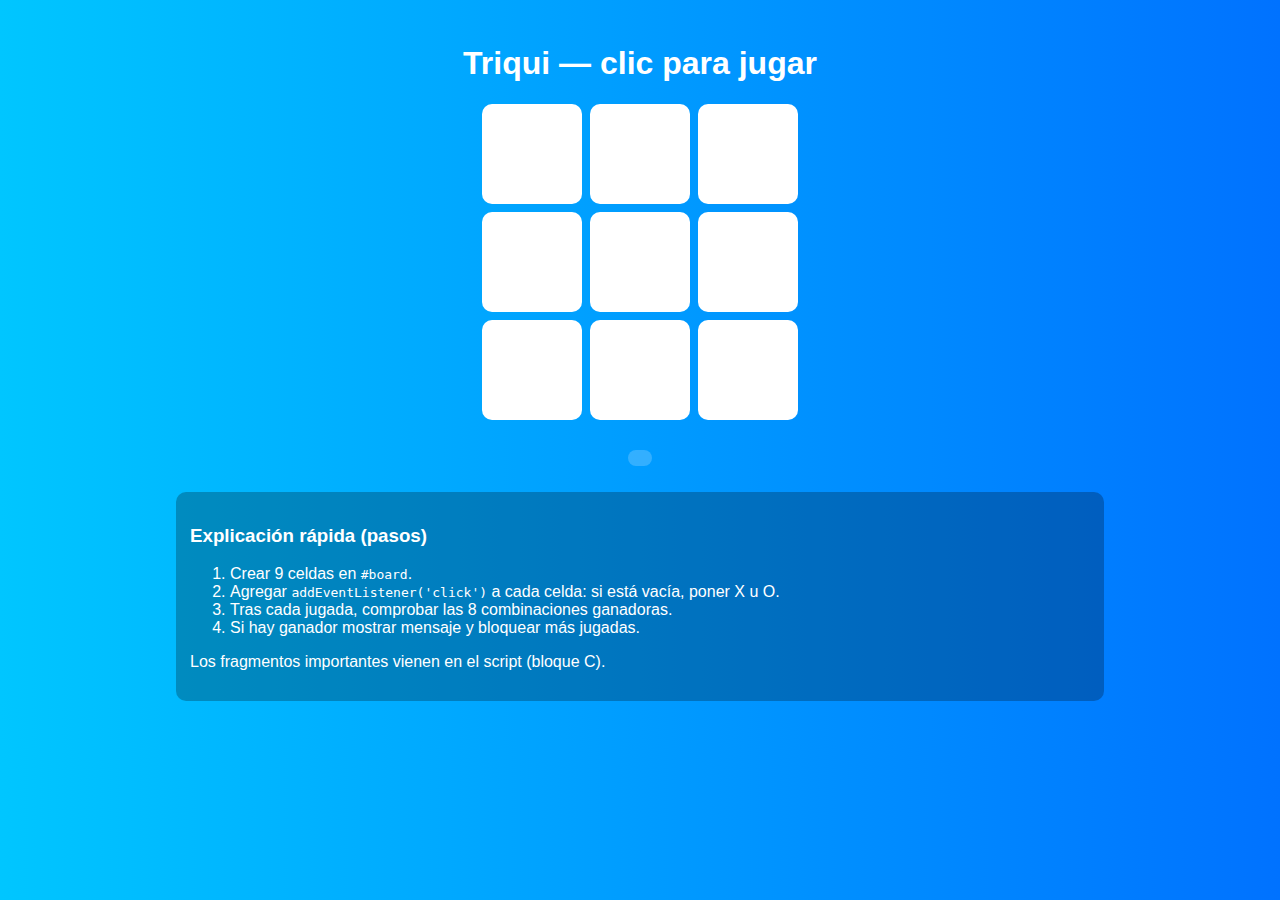
<file: ensayo.html>
<!doctype html>
<html lang="es">
<head>
<meta charset="utf-8" />
<meta name="viewport" content="width=device-width,initial-scale=1" />
<title>Triqui (click)</title>
<style>
  body{font-family:Segoe UI,Roboto,Arial; background:linear-gradient(90deg,#00c6ff,#0072ff); color:#fff; margin:0; padding:24px;}
  h1{text-align:center}
  .board{display:grid; grid-template-columns:repeat(3,100px); gap:8px; justify-content:center; margin:18px auto}
  .cell{background:#fff;color:#000;width:100px;height:100px;display:flex;align-items:center;justify-content:center;font-size:2.4rem;font-weight:800;border-radius:10px;cursor:pointer;user-select:none}
  .cell:hover{filter:brightness(.97)}
  .winner{ text-align:center; margin-top:12px; font-weight:700; color:#0b1220; background:#fff3; display:inline-block; padding:8px 12px; border-radius:8px }
  .explain{max-width:900px;margin:22px auto;background:rgba(0,0,0,.25);padding:14px;border-radius:10px}
  pre{background:#0b1220;color:#e6eef8;padding:10px;border-radius:8px;overflow:auto}
</style>
</head>
<body>
  <h1>Triqui — clic para jugar</h1>
  <div class="board" id="board"></div>
  <div style="text-align:center"><div id="winner" class="winner" aria-live="polite"></div></div>

  <div class="explain">
    <h3>Explicación rápida (pasos)</h3>
    <ol>
      <li>Crear 9 celdas en <code>#board</code>.</li>
      <li>Agregar <code>addEventListener('click')</code> a cada celda: si está vacía, poner X u O.</li>
      <li>Tras cada jugada, comprobar las 8 combinaciones ganadoras.</li>
      <li>Si hay ganador mostrar mensaje y bloquear más jugadas.</li>
    </ol>
    <p>Los fragmentos importantes vienen en el script (bloque C).</p>
  </div>

<script>
  // Referencias
  const board = document.getElementById("board");
  const winnerDisplay = document.getElementById("winner");
  let currentPlayer = "X";
  let gameOver = false;

  // Generar las 9 casillas
  for (let i = 0; i < 9; i++) {
    const cell = document.createElement("div");
    cell.classList.add("cell");
    board.appendChild(cell);

    // cada celda responde al click
    cell.addEventListener("click", () => {
      if (cell.textContent === "" && !gameOver) {
        cell.textContent = currentPlayer;   // pinta X u O
        checkWinner();                      // revisa victoria tras cada jugada
        currentPlayer = currentPlayer === "X" ? "O" : "X"; // alterna turno
      }
    });
  }

  // Combinaciones ganadoras
  const winPatterns = [
    [0,1,2], [3,4,5], [6,7,8], // filas
    [0,3,6], [1,4,7], [2,5,8], // columnas
    [0,4,8], [2,4,6]           // diagonales
  ];

  // Función para verificar ganador
  function checkWinner() {
    const cells = document.querySelectorAll(".cell");

    for (let pattern of winPatterns) {
      const [a, b, c] = pattern;
      if (
        cells[a].textContent &&
        cells[a].textContent === cells[b].textContent &&
        cells[a].textContent === cells[c].textContent
      ) {
        winnerDisplay.textContent = `¡Jugador ${cells[a].textContent} gana!`;
        gameOver = true;
        return;
      }
    }
  }
</script>
</body>
</html>
</file>
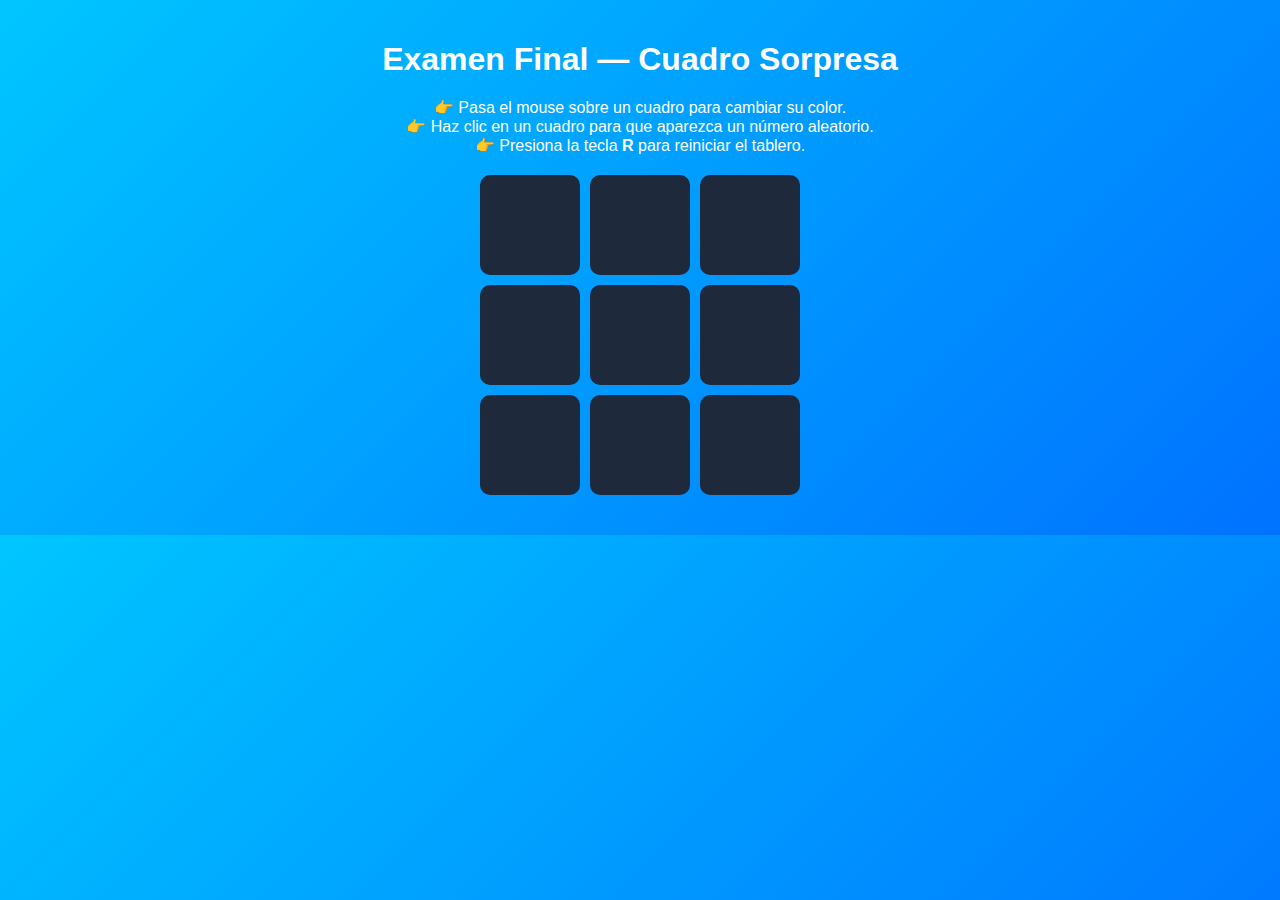
<file: examen.html>
<!DOCTYPE html>
<html lang="es">

<head>
    <meta charset="UTF-8">
    <meta name="viewport" content="width=device-width, initial-scale=1.0">
    <title>Examen Final - Cuadro Sorpresa</title>
    <style>
        body {
            font-family: Arial, sans-serif;
            background: linear-gradient(135deg, #00c6ff, #0072ff);
            color: #fff;
            margin: 0;
            padding: 20px;
            text-align: center;
        }

        h1 {
            margin-bottom: 20px;
        }

        .grid {
            display: grid;
            grid-template-columns: repeat(3, 100px);
            grid-template-rows: repeat(3, 100px);
            gap: 10px;
            justify-content: center;
            margin: 20px auto;
        }

        .cell {
            background: #1e293b;
            display: flex;
            justify-content: center;
            align-items: center;
            font-size: 2rem;
            font-weight: bold;
            border-radius: 10px;
            cursor: pointer;
            transition: background 0.3s, transform 0.2s;
        }

        .cell:hover {
            transform: scale(1.05);
        }

        #mensaje {
            margin-top: 20px;
            font-size: 1.2rem;
            font-weight: bold;
        }
    </style>
</head>

<body>
    <h1>Examen Final — Cuadro Sorpresa</h1>
    <p>👉 Pasa el mouse sobre un cuadro para cambiar su color.<br>
        👉 Haz clic en un cuadro para que aparezca un número aleatorio.<br>
        👉 Presiona la tecla <b>R</b> para reiniciar el tablero.</p>

    <div class="grid" id="tablero">
        <!-- 9 cuadros -->
    </div>

    <div id="mensaje"></div>

    <script>
        const tablero = document.getElementById("tablero");
        const mensaje = document.getElementById("mensaje");

        // Crear las 9 celdas
        for (let i = 0; i < 9; i++) {
            const cell = document.createElement("div");
            cell.classList.add("cell");

            // Evento mouseover → cambia color
            cell.addEventListener("mouseover", () => {
                cell.style.background = "#38bdf8"; // azul claro
            });

            // Evento mouseout → vuelve al color original
            cell.addEventListener("mouseout", () => {
                cell.style.background = "#1e293b"; // color original
            });

            // Evento click → número aleatorio
            cell.addEventListener("click", () => {
                const numero = Math.floor(Math.random() * 9) + 1; // 1 a 9
                cell.textContent = numero;
                mensaje.textContent = `¡El cuadro ahora tiene el número ${numero}!`;
            });

            tablero.appendChild(cell);
        }

        // Evento teclado → reiniciar con tecla R
        document.addEventListener("keydown", (e) => {
            if (e.key === "r" || e.key === "R") {
                const celdas = document.querySelectorAll(".cell");
                celdas.forEach(c => c.textContent = ""); // vaciar cuadros
                mensaje.textContent = "¡Tablero reiniciado!";
            }
        });
    </script>
</body>

</html>
</file>
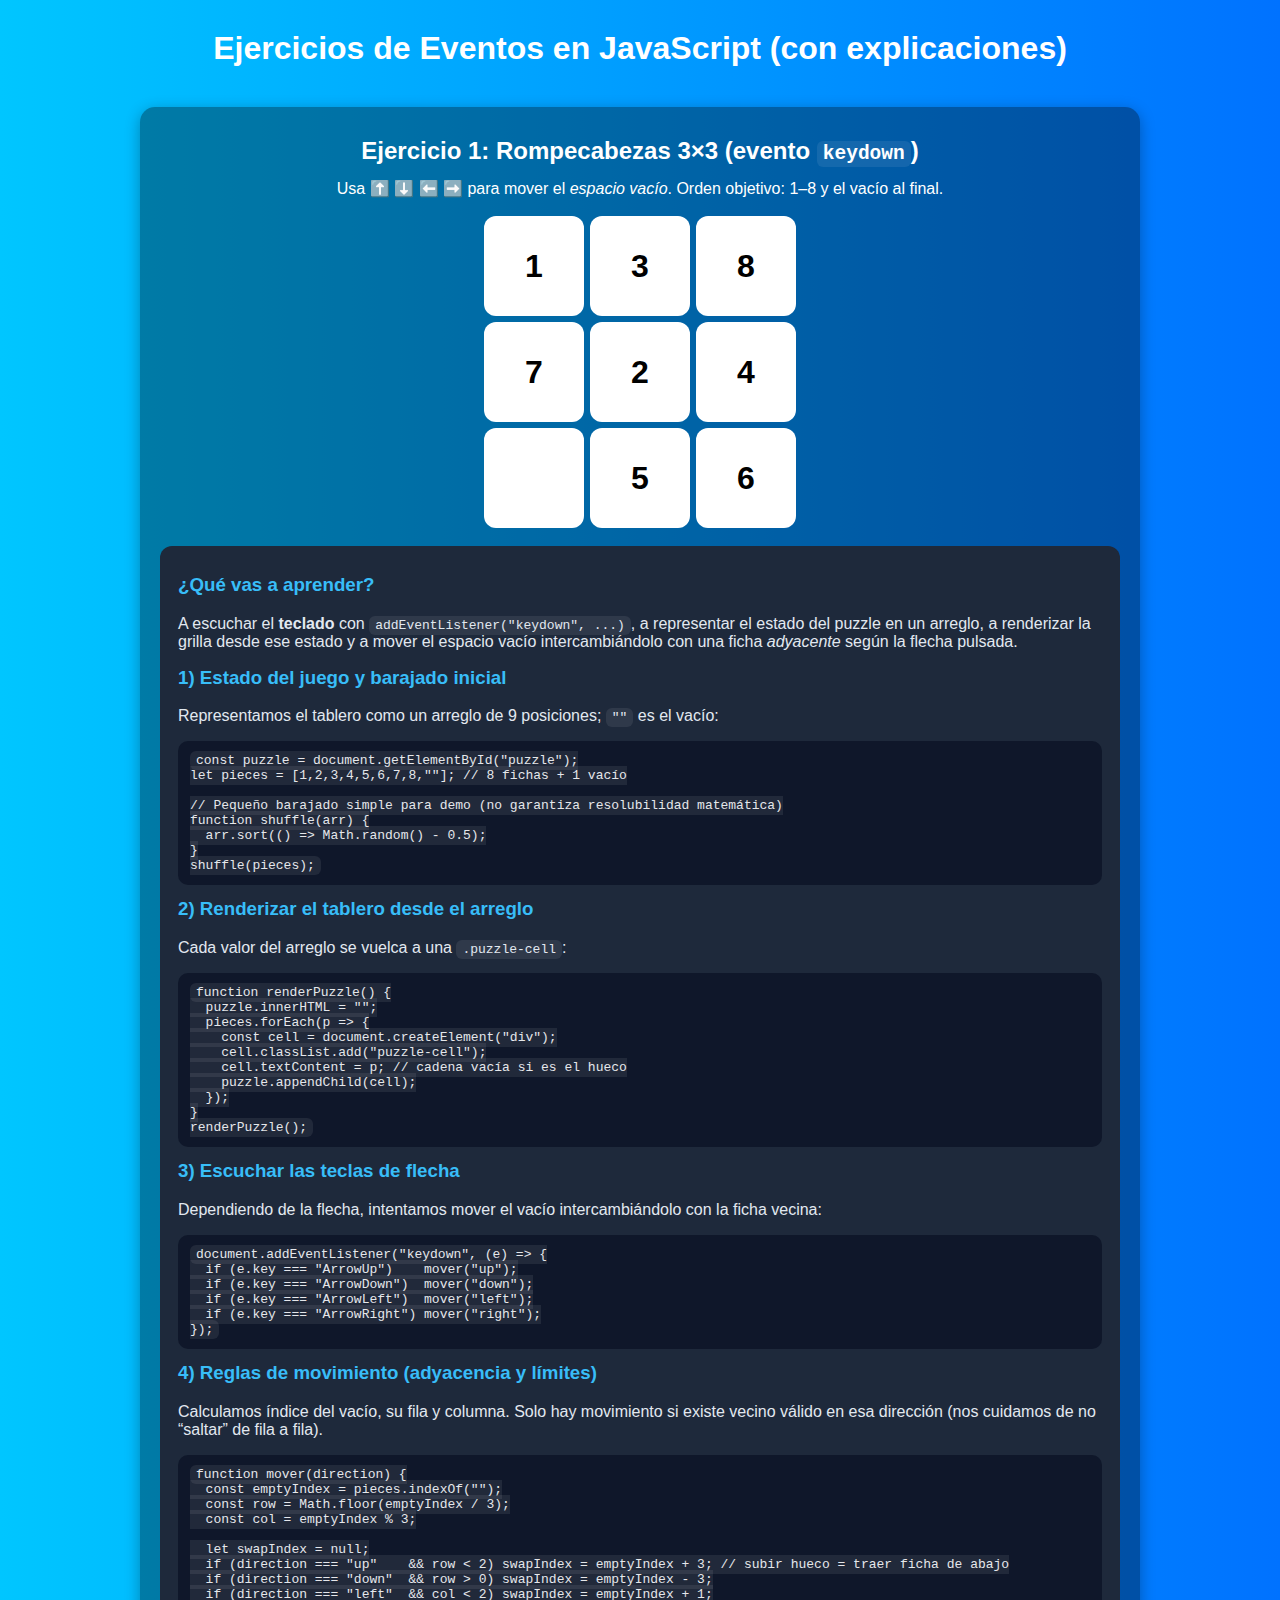
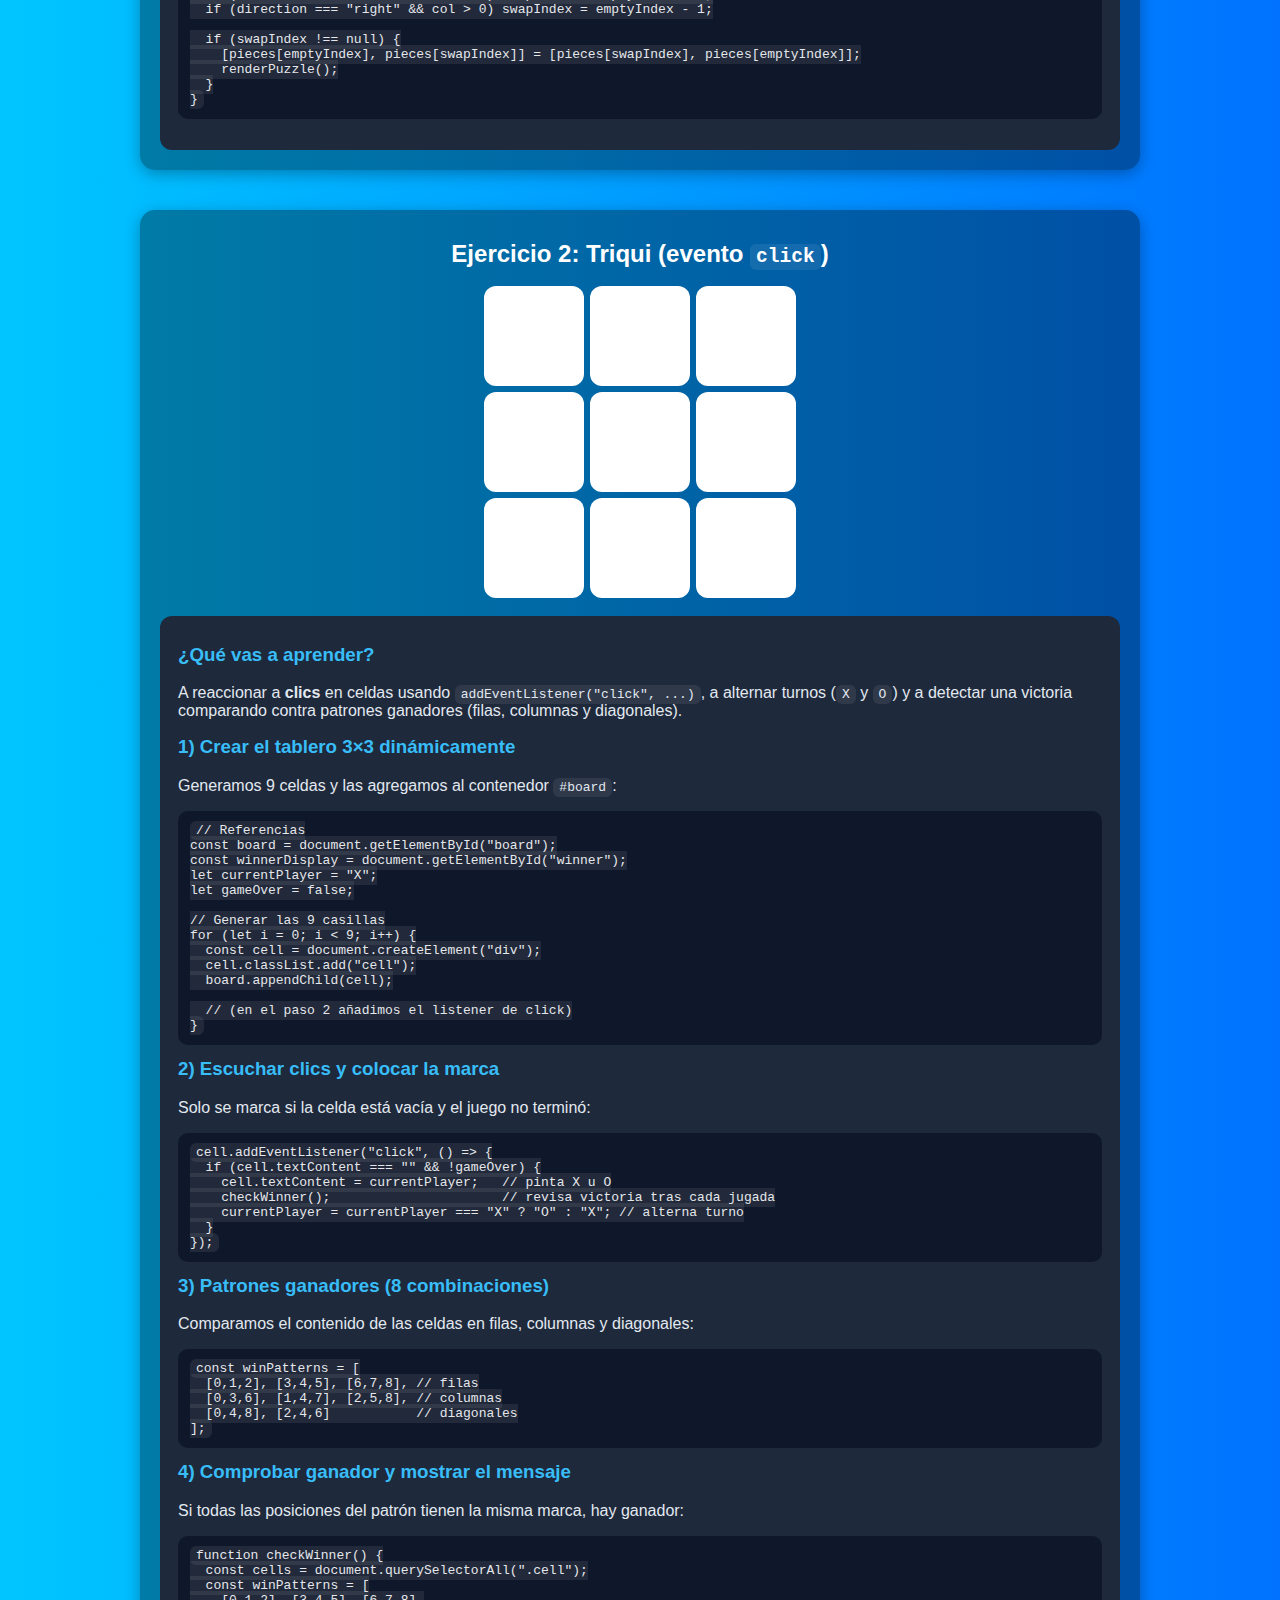
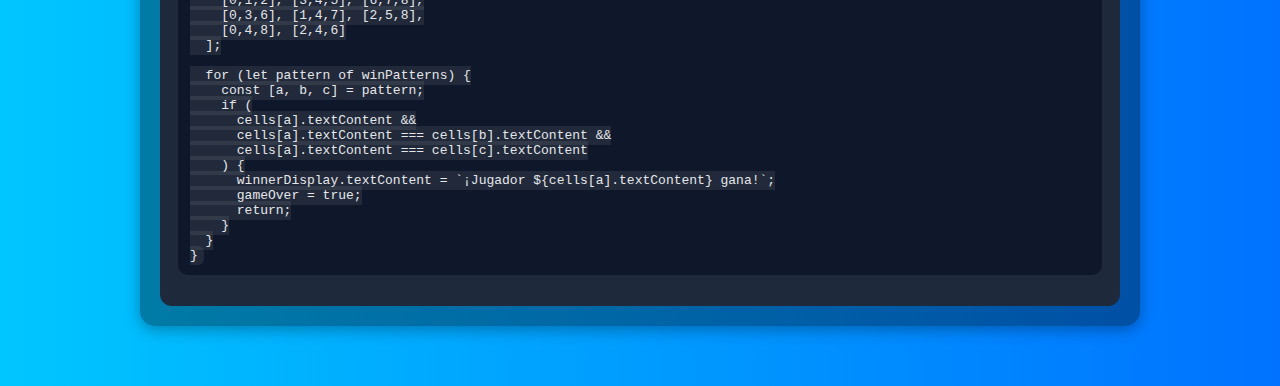
<file: explicacion.html>
<!DOCTYPE html>
<html lang="es">
<head>
  <meta charset="UTF-8" />
  <meta name="viewport" content="width=device-width,initial-scale=1" />
  <title>Demos de Eventos en JavaScript — Explicado paso a paso</title>
  <style>
    :root{
      --bg1:#00c6ff; --bg2:#0072ff;
      --panel: rgba(0,0,0,.35);
      --text: #fff; --muted:#e2e8f0;
      --code-bg:#0f172a; --card:#1e293b;
      --accent:#38bdf8;
    }
    *{box-sizing:border-box}
    body{
      font-family: "Segoe UI", Tahoma, Geneva, Verdana, sans-serif;
      background: linear-gradient(to right, var(--bg1), var(--bg2));
      color: var(--text);
      margin: 0; padding: 20px;
    }
    h1, h2{ text-align:center; margin: 10px 0 14px }
    .section{
      margin: 40px auto; padding: 20px;
      border-radius: 15px; background: var(--panel);
      max-width: 1000px; box-shadow: 0 4px 15px rgba(0,0,0,.3);
    }
    .board{
      display: grid; grid-template-columns: repeat(3, 100px);
      grid-template-rows: repeat(3, 100px); gap: 6px;
      justify-content: center; margin: 18px auto;
    }
    .cell,.puzzle-cell{
      background:#fff; color:#000; display:flex;
      justify-content:center; align-items:center;
      font-size:2rem; font-weight:700; cursor:pointer;
      border-radius:12px; transition: background .25s;
      user-select:none;
    }
    .cell:hover,.puzzle-cell:hover{ background:#dbeafe }
    .winner{ text-align:center; font-size:1.25rem; font-weight:800; margin-top:8px }

    /* Bloques de explicación */
    .explanation{
      background: var(--card);
      padding: 18px; border-radius: 12px; margin: 16px auto 0;
    }
    .explanation h3{ color: var(--accent); margin-top: 10px }
    .explanation p{ color: var(--muted) }
    pre{
      background: var(--code-bg); color:#e5e7eb;
      padding: 12px; border-radius: 10px; overflow:auto;
    }
    code{ background: rgba(255,255,255,.08); padding: 2px 6px; border-radius:6px }

    /* Flechas de scroll */
    .scroll-arrows{
      position: fixed; right: 20px; bottom: 20px;
      display:flex; flex-direction:column; gap:10px;
      opacity:0; transition: opacity .35s ease;
      pointer-events:none; z-index: 9999;
    }
    .arrow{
      background:#fff; color:#000; width:44px; height:44px;
      display:grid; place-items:center; border-radius:50%;
      font-size:1.5rem; box-shadow:0 10px 25px rgba(0,0,0,.35);
    }
  </style>
</head>
<body>

  <h1>Ejercicios de Eventos en JavaScript (con explicaciones)</h1>
  <!-- ============ EJERCICIO 1: ROMPECABEZAS 3x3 (TECLADO) ============ -->
  <section class="section" id="ej2">
    <h2>Ejercicio 1: Rompecabezas 3×3 (evento <code>keydown</code>)</h2>
    <p style="text-align:center;margin:0 0 10px">
      Usa ⬆️ ⬇️ ⬅️ ➡️ para mover el <em>espacio vacío</em>. Orden objetivo: 1–8 y el vacío al final.
    </p>
    <div class="board" id="puzzle"></div>

    <div class="explanation">
      <h3>¿Qué vas a aprender?</h3>
      <p>
        A escuchar el <strong>teclado</strong> con <code>addEventListener("keydown", ...)</code>, a representar
        el estado del puzzle en un arreglo, a renderizar la grilla desde ese estado y a mover
        el espacio vacío intercambiándolo con una ficha <em>adyacente</em> según la flecha pulsada.
      </p>

      <h3>1) Estado del juego y barajado inicial</h3>
      <p>Representamos el tablero como un arreglo de 9 posiciones; <code>""</code> es el vacío:</p>
      <pre><code>const puzzle = document.getElementById("puzzle");
let pieces = [1,2,3,4,5,6,7,8,""]; // 8 fichas + 1 vacío

// Pequeño barajado simple para demo (no garantiza resolubilidad matemática)
function shuffle(arr) {
  arr.sort(() => Math.random() - 0.5);
}
shuffle(pieces);
</code></pre>

      <h3>2) Renderizar el tablero desde el arreglo</h3>
      <p>Cada valor del arreglo se vuelca a una <code>.puzzle-cell</code>:</p>
      <pre><code>function renderPuzzle() {
  puzzle.innerHTML = "";
  pieces.forEach(p =&gt; {
    const cell = document.createElement("div");
    cell.classList.add("puzzle-cell");
    cell.textContent = p; // cadena vacía si es el hueco
    puzzle.appendChild(cell);
  });
}
renderPuzzle();
</code></pre>

      <h3>3) Escuchar las teclas de flecha</h3>
      <p>Dependiendo de la flecha, intentamos mover el vacío intercambiándolo con la ficha vecina:</p>
      <pre><code>document.addEventListener("keydown", (e) => {
  if (e.key === "ArrowUp")    mover("up");
  if (e.key === "ArrowDown")  mover("down");
  if (e.key === "ArrowLeft")  mover("left");
  if (e.key === "ArrowRight") mover("right");
});
</code></pre>

      <h3>4) Reglas de movimiento (adyacencia y límites)</h3>
      <p>
        Calculamos índice del vacío, su fila y columna. Solo hay movimiento si existe
        vecino válido en esa dirección (nos cuidamos de no “saltar” de fila a fila).
      </p>
      <pre><code>function mover(direction) {
  const emptyIndex = pieces.indexOf("");
  const row = Math.floor(emptyIndex / 3);
  const col = emptyIndex % 3;

  let swapIndex = null;
  if (direction === "up"    && row &lt; 2) swapIndex = emptyIndex + 3; // subir hueco = traer ficha de abajo
  if (direction === "down"  && row &gt; 0) swapIndex = emptyIndex - 3;
  if (direction === "left"  && col &lt; 2) swapIndex = emptyIndex + 1;
  if (direction === "right" && col &gt; 0) swapIndex = emptyIndex - 1;

  if (swapIndex !== null) {
    [pieces[emptyIndex], pieces[swapIndex]] = [pieces[swapIndex], pieces[emptyIndex]];
    renderPuzzle();
  }
}
</code></pre>
    </div>
  </section>
  <!-- ================= EJERCICIO 2: TRIQUI (CLICK) ================= -->
  <section class="section" id="ej1">
    <h2>Ejercicio 2: Triqui (evento <code>click</code>)</h2>
    <div class="board" id="board"></div>
    <div class="winner" id="winner"></div>

    <div class="explanation">
      <h3>¿Qué vas a aprender?</h3>
      <p>
        A reaccionar a <strong>clics</strong> en celdas usando <code>addEventListener("click", ...)</code>,
        a alternar turnos (<code>X</code> y <code>O</code>) y a detectar una victoria
        comparando contra patrones ganadores (filas, columnas y diagonales).
      </p>

      <h3>1) Crear el tablero 3×3 dinámicamente</h3>
      <p>Generamos 9 celdas y las agregamos al contenedor <code>#board</code>:</p>
      <pre><code>// Referencias
const board = document.getElementById("board");
const winnerDisplay = document.getElementById("winner");
let currentPlayer = "X";
let gameOver = false;

// Generar las 9 casillas
for (let i = 0; i &lt; 9; i++) {
  const cell = document.createElement("div");
  cell.classList.add("cell");
  board.appendChild(cell);

  // (en el paso 2 añadimos el listener de click)
}
</code></pre>

      <h3>2) Escuchar clics y colocar la marca</h3>
      <p>Solo se marca si la celda está vacía y el juego no terminó:</p>
      <pre><code>cell.addEventListener("click", () => {
  if (cell.textContent === "" && !gameOver) {
    cell.textContent = currentPlayer;   // pinta X u O
    checkWinner();                      // revisa victoria tras cada jugada
    currentPlayer = currentPlayer === "X" ? "O" : "X"; // alterna turno
  }
});
</code></pre>

      <h3>3) Patrones ganadores (8 combinaciones)</h3>
      <p>Comparamos el contenido de las celdas en filas, columnas y diagonales:</p>
      <pre><code>const winPatterns = [
  [0,1,2], [3,4,5], [6,7,8], // filas
  [0,3,6], [1,4,7], [2,5,8], // columnas
  [0,4,8], [2,4,6]           // diagonales
];</code></pre>

      <h3>4) Comprobar ganador y mostrar el mensaje</h3>
      <p>Si todas las posiciones del patrón tienen la misma marca, hay ganador:</p>
      <pre><code>function checkWinner() {
  const cells = document.querySelectorAll(".cell");
  const winPatterns = [
    [0,1,2], [3,4,5], [6,7,8],
    [0,3,6], [1,4,7], [2,5,8],
    [0,4,8], [2,4,6]
  ];

  for (let pattern of winPatterns) {
    const [a, b, c] = pattern;
    if (
      cells[a].textContent &&
      cells[a].textContent === cells[b].textContent &&
      cells[a].textContent === cells[c].textContent
    ) {
      winnerDisplay.textContent = `¡Jugador ${cells[a].textContent} gana!`;
      gameOver = true;
      return;
    }
  }
}
</code></pre>
    </div>
  </section>
  <script>
    /* ===== EJERCICIO 1: TRIQUI ===== */
    const board = document.getElementById("board");
    const winnerDisplay = document.getElementById("winner");
    let currentPlayer = "X";
    let gameOver = false;

    for (let i = 0; i < 9; i++) {
      const cell = document.createElement("div");
      cell.classList.add("cell");
      board.appendChild(cell);

      // Evento click en cada celda
      cell.addEventListener("click", () => {
        if (cell.textContent === "" && !gameOver) {
          cell.textContent = currentPlayer;
          checkWinner();
          currentPlayer = currentPlayer === "X" ? "O" : "X";
        }
      });
    }

    function checkWinner() {
      const cells = document.querySelectorAll(".cell");
      const winPatterns = [
        [0,1,2], [3,4,5], [6,7,8],
        [0,3,6], [1,4,7], [2,5,8],
        [0,4,8], [2,4,6]
      ];

      for (let pattern of winPatterns) {
        const [a, b, c] = pattern;
        if (
          cells[a].textContent &&
          cells[a].textContent === cells[b].textContent &&
          cells[a].textContent === cells[c].textContent
        ) {
          winnerDisplay.textContent = `¡Jugador ${cells[a].textContent} gana!`;
          gameOver = true;
          return;
        }
      }
    }

    /* ===== EJERCICIO 2: ROMPECABEZAS (mover vacío con flechas) ===== */
    const puzzle = document.getElementById("puzzle");
    let pieces = [1,2,3,4,5,6,7,8,""]; // 8 casillas ocupadas + 1 libre

    function shuffle(arr) { arr.sort(() => Math.random() - 0.5); }
    shuffle(pieces);

    function renderPuzzle() {
      puzzle.innerHTML = "";
      pieces.forEach(p => {
        const cell = document.createElement("div");
        cell.classList.add("puzzle-cell");
        cell.textContent = p; // vacío = cadena ""
        puzzle.appendChild(cell);
      });
    }
    renderPuzzle();

    document.addEventListener("keydown", (e) => {
      if (e.key === "ArrowUp")    mover("up");
      if (e.key === "ArrowDown")  mover("down");
      if (e.key === "ArrowLeft")  mover("left");
      if (e.key === "ArrowRight") mover("right");
    });

    function mover(direction) {
      const emptyIndex = pieces.indexOf("");
      const row = Math.floor(emptyIndex / 3);
      const col = emptyIndex % 3;

      let swapIndex = null;
      if (direction === "up"    && row < 2) swapIndex = emptyIndex + 3; // traer ficha de abajo
      if (direction === "down"  && row > 0) swapIndex = emptyIndex - 3;
      if (direction === "left"  && col < 2) swapIndex = emptyIndex + 1;
      if (direction === "right" && col > 0) swapIndex = emptyIndex - 1;

      if (swapIndex !== null) {
        [pieces[emptyIndex], pieces[swapIndex]] = [pieces[swapIndex], pieces[emptyIndex]];
        renderPuzzle();
      }
    }
  </script>
</body>
</html>
</file>
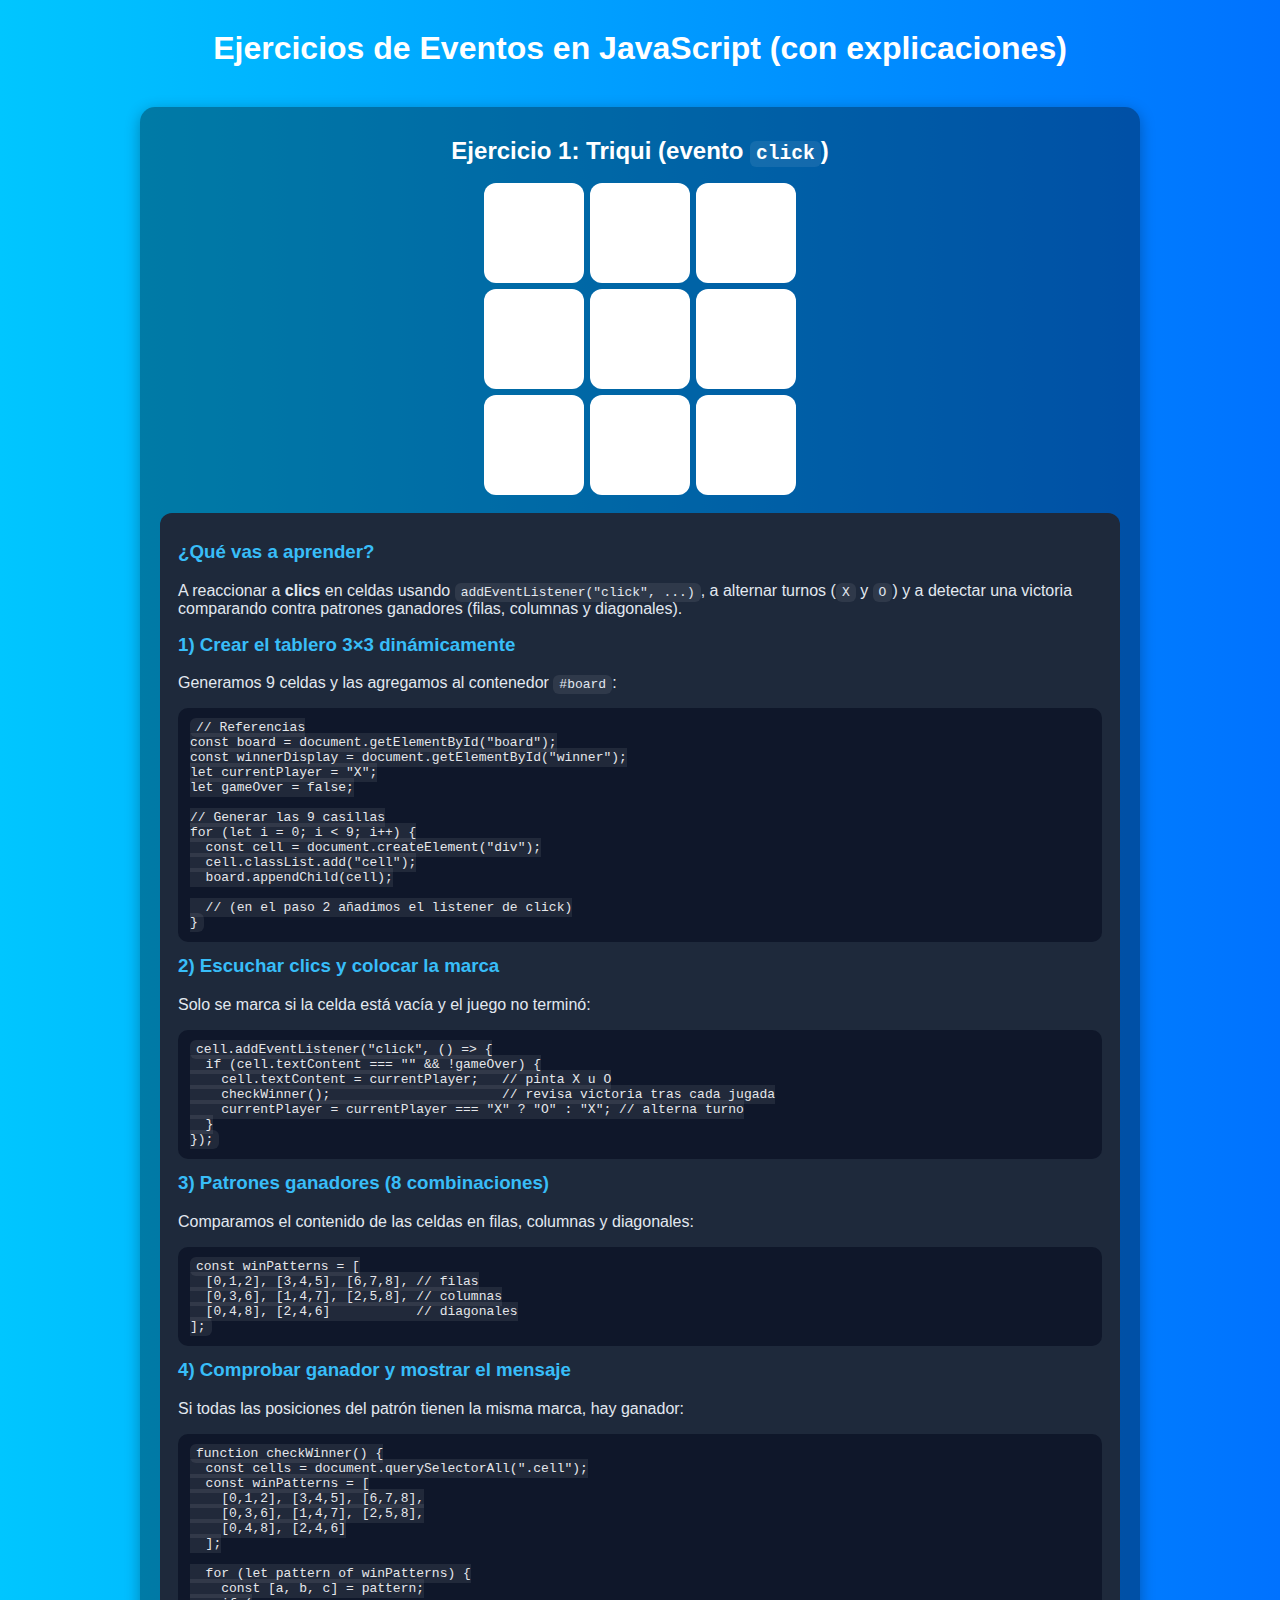
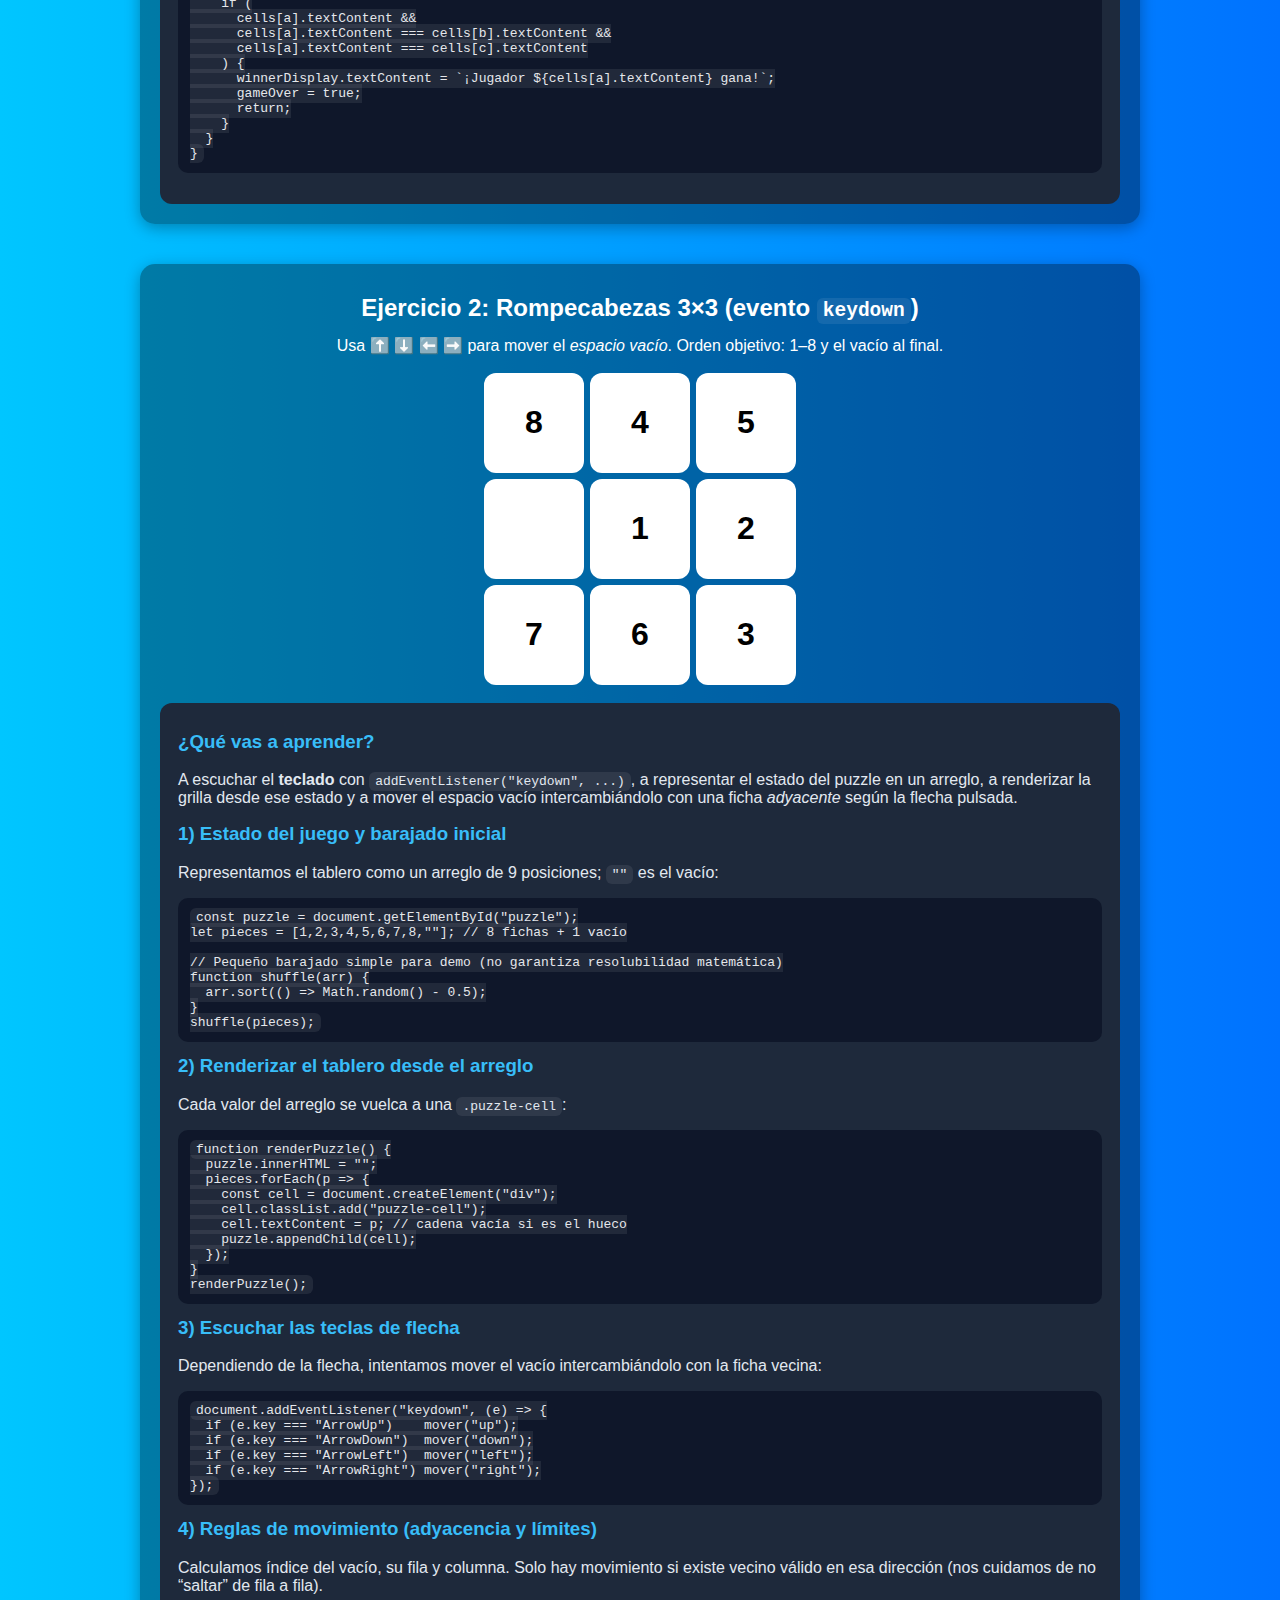
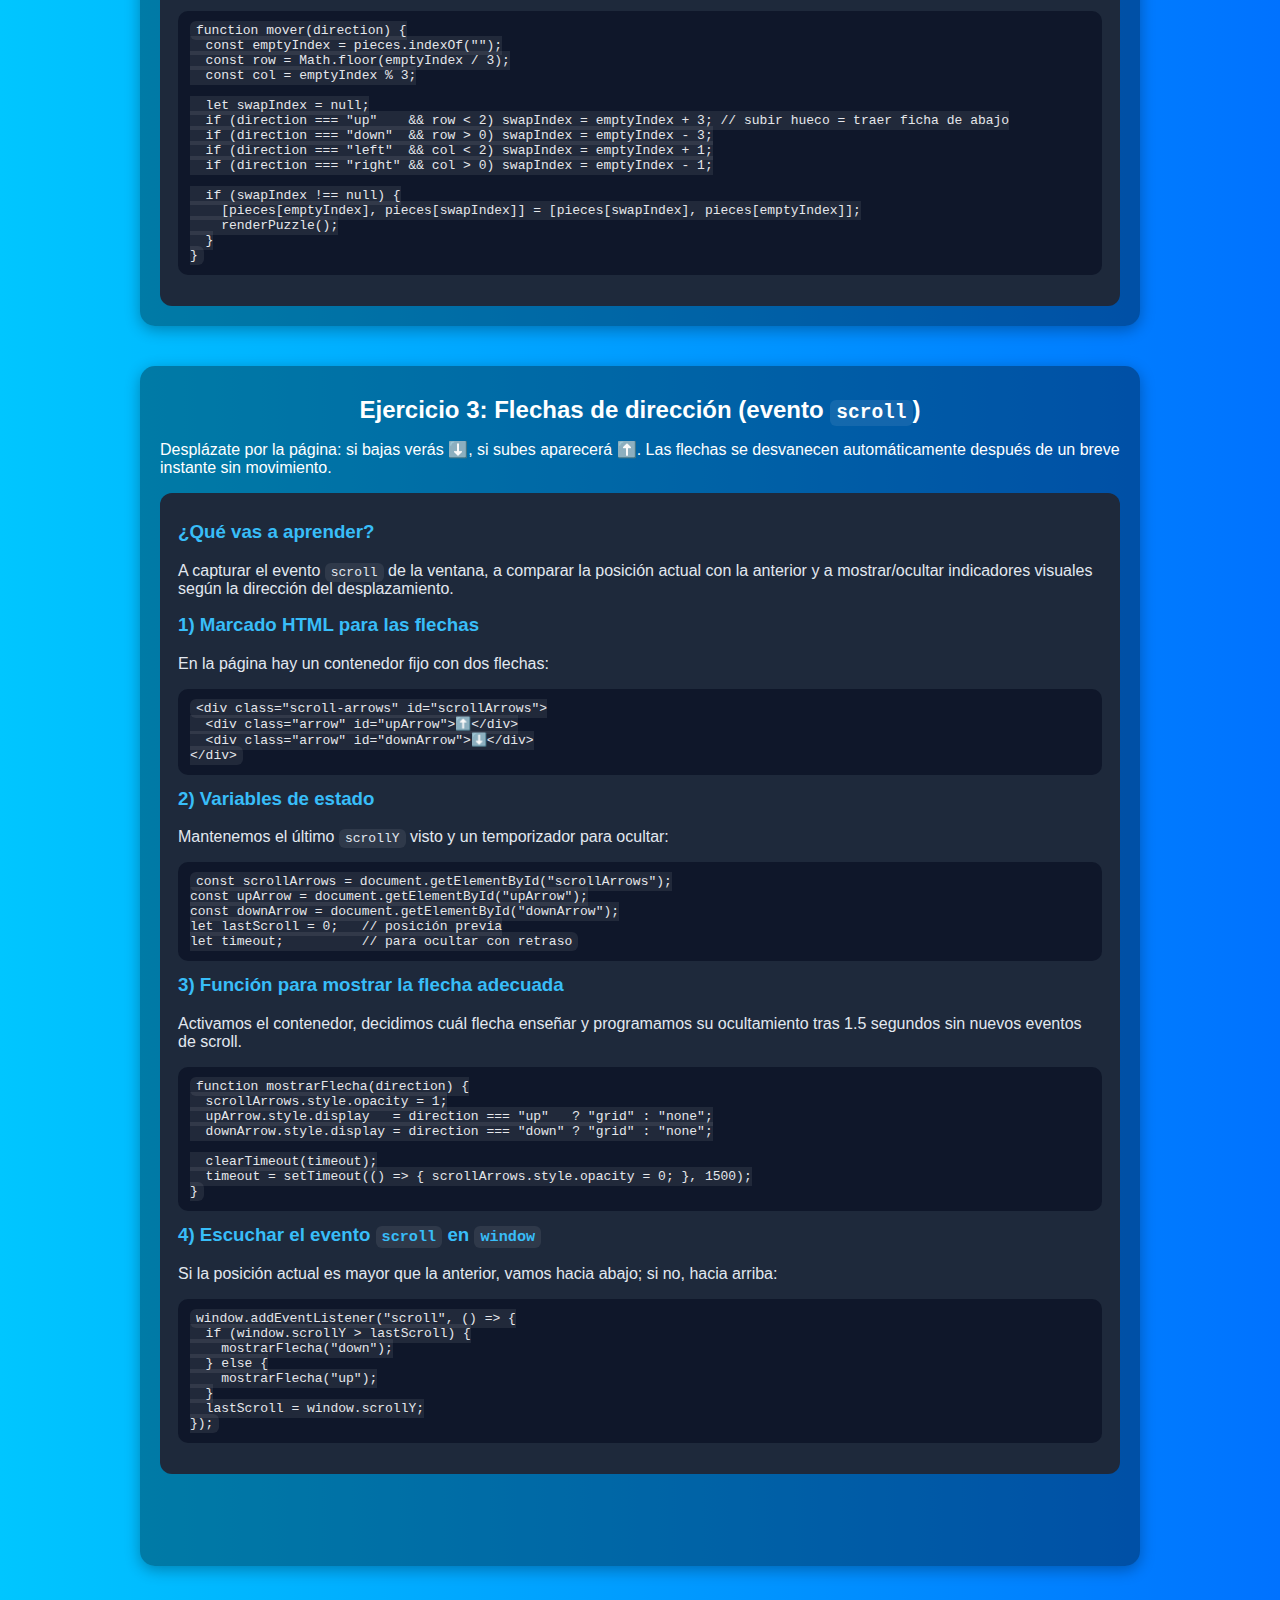
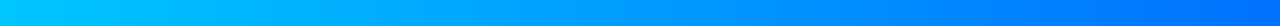
<file: practica.html>
<!DOCTYPE html>
<html lang="es">
<head>
  <meta charset="UTF-8" />
  <meta name="viewport" content="width=device-width,initial-scale=1" />
  <title>Demos de Eventos en JavaScript — Explicado paso a paso</title>
  <style>
    :root{
      --bg1:#00c6ff; --bg2:#0072ff;
      --panel: rgba(0,0,0,.35);
      --text: #fff; --muted:#e2e8f0;
      --code-bg:#0f172a; --card:#1e293b;
      --accent:#38bdf8;
    }
    *{box-sizing:border-box}
    body{
      font-family: "Segoe UI", Tahoma, Geneva, Verdana, sans-serif;
      background: linear-gradient(to right, var(--bg1), var(--bg2));
      color: var(--text);
      margin: 0; padding: 20px;
    }
    h1, h2{ text-align:center; margin: 10px 0 14px }
    .section{
      margin: 40px auto; padding: 20px;
      border-radius: 15px; background: var(--panel);
      max-width: 1000px; box-shadow: 0 4px 15px rgba(0,0,0,.3);
    }
    .board{
      display: grid; grid-template-columns: repeat(3, 100px);
      grid-template-rows: repeat(3, 100px); gap: 6px;
      justify-content: center; margin: 18px auto;
    }
    .cell,.puzzle-cell{
      background:#fff; color:#000; display:flex;
      justify-content:center; align-items:center;
      font-size:2rem; font-weight:700; cursor:pointer;
      border-radius:12px; transition: background .25s;
      user-select:none;
    }
    .cell:hover,.puzzle-cell:hover{ background:#dbeafe }
    .winner{ text-align:center; font-size:1.25rem; font-weight:800; margin-top:8px }

    /* Bloques de explicación */
    .explanation{
      background: var(--card);
      padding: 18px; border-radius: 12px; margin: 16px auto 0;
    }
    .explanation h3{ color: var(--accent); margin-top: 10px }
    .explanation p{ color: var(--muted) }
    pre{
      background: var(--code-bg); color:#e5e7eb;
      padding: 12px; border-radius: 10px; overflow:auto;
    }
    code{ background: rgba(255,255,255,.08); padding: 2px 6px; border-radius:6px }

    /* Flechas de scroll */
    .scroll-arrows{
      position: fixed; right: 20px; bottom: 20px;
      display:flex; flex-direction:column; gap:10px;
      opacity:0; transition: opacity .35s ease;
      pointer-events:none; z-index: 9999;
    }
    .arrow{
      background:#fff; color:#000; width:44px; height:44px;
      display:grid; place-items:center; border-radius:50%;
      font-size:1.5rem; box-shadow:0 10px 25px rgba(0,0,0,.35);
    }
  </style>
</head>
<body>

  <h1>Ejercicios de Eventos en JavaScript (con explicaciones)</h1>

  <!-- ================= EJERCICIO 1: TRIQUI (CLICK) ================= -->
  <section class="section" id="ej1">
    <h2>Ejercicio 1: Triqui (evento <code>click</code>)</h2>
    <div class="board" id="board"></div>
    <div class="winner" id="winner"></div>

    <div class="explanation">
      <h3>¿Qué vas a aprender?</h3>
      <p>
        A reaccionar a <strong>clics</strong> en celdas usando <code>addEventListener("click", ...)</code>,
        a alternar turnos (<code>X</code> y <code>O</code>) y a detectar una victoria
        comparando contra patrones ganadores (filas, columnas y diagonales).
      </p>

      <h3>1) Crear el tablero 3×3 dinámicamente</h3>
      <p>Generamos 9 celdas y las agregamos al contenedor <code>#board</code>:</p>
      <pre><code>// Referencias
const board = document.getElementById("board");
const winnerDisplay = document.getElementById("winner");
let currentPlayer = "X";
let gameOver = false;

// Generar las 9 casillas
for (let i = 0; i &lt; 9; i++) {
  const cell = document.createElement("div");
  cell.classList.add("cell");
  board.appendChild(cell);

  // (en el paso 2 añadimos el listener de click)
}
</code></pre>

      <h3>2) Escuchar clics y colocar la marca</h3>
      <p>Solo se marca si la celda está vacía y el juego no terminó:</p>
      <pre><code>cell.addEventListener("click", () => {
  if (cell.textContent === "" && !gameOver) {
    cell.textContent = currentPlayer;   // pinta X u O
    checkWinner();                      // revisa victoria tras cada jugada
    currentPlayer = currentPlayer === "X" ? "O" : "X"; // alterna turno
  }
});
</code></pre>

      <h3>3) Patrones ganadores (8 combinaciones)</h3>
      <p>Comparamos el contenido de las celdas en filas, columnas y diagonales:</p>
      <pre><code>const winPatterns = [
  [0,1,2], [3,4,5], [6,7,8], // filas
  [0,3,6], [1,4,7], [2,5,8], // columnas
  [0,4,8], [2,4,6]           // diagonales
];</code></pre>

      <h3>4) Comprobar ganador y mostrar el mensaje</h3>
      <p>Si todas las posiciones del patrón tienen la misma marca, hay ganador:</p>
      <pre><code>function checkWinner() {
  const cells = document.querySelectorAll(".cell");
  const winPatterns = [
    [0,1,2], [3,4,5], [6,7,8],
    [0,3,6], [1,4,7], [2,5,8],
    [0,4,8], [2,4,6]
  ];

  for (let pattern of winPatterns) {
    const [a, b, c] = pattern;
    if (
      cells[a].textContent &&
      cells[a].textContent === cells[b].textContent &&
      cells[a].textContent === cells[c].textContent
    ) {
      winnerDisplay.textContent = `¡Jugador ${cells[a].textContent} gana!`;
      gameOver = true;
      return;
    }
  }
}
</code></pre>
    </div>
  </section>

  <!-- ============ EJERCICIO 2: ROMPECABEZAS 3x3 (TECLADO) ============ -->
  <section class="section" id="ej2">
    <h2>Ejercicio 2: Rompecabezas 3×3 (evento <code>keydown</code>)</h2>
    <p style="text-align:center;margin:0 0 10px">
      Usa ⬆️ ⬇️ ⬅️ ➡️ para mover el <em>espacio vacío</em>. Orden objetivo: 1–8 y el vacío al final.
    </p>
    <div class="board" id="puzzle"></div>

    <div class="explanation">
      <h3>¿Qué vas a aprender?</h3>
      <p>
        A escuchar el <strong>teclado</strong> con <code>addEventListener("keydown", ...)</code>, a representar
        el estado del puzzle en un arreglo, a renderizar la grilla desde ese estado y a mover
        el espacio vacío intercambiándolo con una ficha <em>adyacente</em> según la flecha pulsada.
      </p>

      <h3>1) Estado del juego y barajado inicial</h3>
      <p>Representamos el tablero como un arreglo de 9 posiciones; <code>""</code> es el vacío:</p>
      <pre><code>const puzzle = document.getElementById("puzzle");
let pieces = [1,2,3,4,5,6,7,8,""]; // 8 fichas + 1 vacío

// Pequeño barajado simple para demo (no garantiza resolubilidad matemática)
function shuffle(arr) {
  arr.sort(() => Math.random() - 0.5);
}
shuffle(pieces);
</code></pre>

      <h3>2) Renderizar el tablero desde el arreglo</h3>
      <p>Cada valor del arreglo se vuelca a una <code>.puzzle-cell</code>:</p>
      <pre><code>function renderPuzzle() {
  puzzle.innerHTML = "";
  pieces.forEach(p =&gt; {
    const cell = document.createElement("div");
    cell.classList.add("puzzle-cell");
    cell.textContent = p; // cadena vacía si es el hueco
    puzzle.appendChild(cell);
  });
}
renderPuzzle();
</code></pre>

      <h3>3) Escuchar las teclas de flecha</h3>
      <p>Dependiendo de la flecha, intentamos mover el vacío intercambiándolo con la ficha vecina:</p>
      <pre><code>document.addEventListener("keydown", (e) => {
  if (e.key === "ArrowUp")    mover("up");
  if (e.key === "ArrowDown")  mover("down");
  if (e.key === "ArrowLeft")  mover("left");
  if (e.key === "ArrowRight") mover("right");
});
</code></pre>

      <h3>4) Reglas de movimiento (adyacencia y límites)</h3>
      <p>
        Calculamos índice del vacío, su fila y columna. Solo hay movimiento si existe
        vecino válido en esa dirección (nos cuidamos de no “saltar” de fila a fila).
      </p>
      <pre><code>function mover(direction) {
  const emptyIndex = pieces.indexOf("");
  const row = Math.floor(emptyIndex / 3);
  const col = emptyIndex % 3;

  let swapIndex = null;
  if (direction === "up"    && row &lt; 2) swapIndex = emptyIndex + 3; // subir hueco = traer ficha de abajo
  if (direction === "down"  && row &gt; 0) swapIndex = emptyIndex - 3;
  if (direction === "left"  && col &lt; 2) swapIndex = emptyIndex + 1;
  if (direction === "right" && col &gt; 0) swapIndex = emptyIndex - 1;

  if (swapIndex !== null) {
    [pieces[emptyIndex], pieces[swapIndex]] = [pieces[swapIndex], pieces[emptyIndex]];
    renderPuzzle();
  }
}
</code></pre>
    </div>
  </section>

  <!-- ============== EJERCICIO 3: FLECHAS DE SCROLL (SCROLL) ============== -->
  <section class="section" id="ej3" style="min-height:1200px">
    <h2>Ejercicio 3: Flechas de dirección (evento <code>scroll</code>)</h2>
    <p>
      Desplázate por la página: si bajas verás ⬇️, si subes aparecerá ⬆️. Las flechas se desvanecen
      automáticamente después de un breve instante sin movimiento.
    </p>

    <div class="explanation">
      <h3>¿Qué vas a aprender?</h3>
      <p>
        A capturar el evento <code>scroll</code> de la ventana, a comparar la posición actual con la anterior
        y a mostrar/ocultar indicadores visuales según la dirección del desplazamiento.
      </p>

      <h3>1) Marcado HTML para las flechas</h3>
      <p>En la página hay un contenedor fijo con dos flechas:</p>
      <pre><code>&lt;div class="scroll-arrows" id="scrollArrows"&gt;
  &lt;div class="arrow" id="upArrow"&gt;⬆️&lt;/div&gt;
  &lt;div class="arrow" id="downArrow"&gt;⬇️&lt;/div&gt;
&lt;/div&gt;
</code></pre>

      <h3>2) Variables de estado</h3>
      <p>Mantenemos el último <code>scrollY</code> visto y un temporizador para ocultar:</p>
      <pre><code>const scrollArrows = document.getElementById("scrollArrows");
const upArrow = document.getElementById("upArrow");
const downArrow = document.getElementById("downArrow");
let lastScroll = 0;   // posición previa
let timeout;          // para ocultar con retraso
</code></pre>

      <h3>3) Función para mostrar la flecha adecuada</h3>
      <p>
        Activamos el contenedor, decidimos cuál flecha enseñar y programamos su ocultamiento
        tras 1.5 segundos sin nuevos eventos de scroll.
      </p>
      <pre><code>function mostrarFlecha(direction) {
  scrollArrows.style.opacity = 1;
  upArrow.style.display   = direction === "up"   ? "grid" : "none";
  downArrow.style.display = direction === "down" ? "grid" : "none";

  clearTimeout(timeout);
  timeout = setTimeout(() => { scrollArrows.style.opacity = 0; }, 1500);
}
</code></pre>

      <h3>4) Escuchar el evento <code>scroll</code> en <code>window</code></h3>
      <p>Si la posición actual es mayor que la anterior, vamos hacia abajo; si no, hacia arriba:</p>
      <pre><code>window.addEventListener("scroll", () => {
  if (window.scrollY > lastScroll) {
    mostrarFlecha("down");
  } else {
    mostrarFlecha("up");
  }
  lastScroll = window.scrollY;
});
</code></pre>
    </div>
  </section>

  <!-- Indicadores de scroll (fijos en toda la página) -->
  <div class="scroll-arrows" id="scrollArrows" aria-hidden="true">
    <div class="arrow" id="upArrow">⬆️</div>
    <div class="arrow" id="downArrow">⬇️</div>
  </div>

  <script>
    /* ===== EJERCICIO 1: TRIQUI ===== */
    const board = document.getElementById("board");
    const winnerDisplay = document.getElementById("winner");
    let currentPlayer = "X";
    let gameOver = false;

    for (let i = 0; i < 9; i++) {
      const cell = document.createElement("div");
      cell.classList.add("cell");
      board.appendChild(cell);

      // Evento click en cada celda
      cell.addEventListener("click", () => {
        if (cell.textContent === "" && !gameOver) {
          cell.textContent = currentPlayer;
          checkWinner();
          currentPlayer = currentPlayer === "X" ? "O" : "X";
        }
      });
    }

    function checkWinner() {
      const cells = document.querySelectorAll(".cell");
      const winPatterns = [
        [0,1,2], [3,4,5], [6,7,8],
        [0,3,6], [1,4,7], [2,5,8],
        [0,4,8], [2,4,6]
      ];

      for (let pattern of winPatterns) {
        const [a, b, c] = pattern;
        if (
          cells[a].textContent &&
          cells[a].textContent === cells[b].textContent &&
          cells[a].textContent === cells[c].textContent
        ) {
          winnerDisplay.textContent = `¡Jugador ${cells[a].textContent} gana!`;
          gameOver = true;
          return;
        }
      }
    }

    /* ===== EJERCICIO 2: ROMPECABEZAS (mover vacío con flechas) ===== */
    const puzzle = document.getElementById("puzzle");
    let pieces = [1,2,3,4,5,6,7,8,""]; // 8 casillas ocupadas + 1 libre

    function shuffle(arr) { arr.sort(() => Math.random() - 0.5); }
    shuffle(pieces);

    function renderPuzzle() {
      puzzle.innerHTML = "";
      pieces.forEach(p => {
        const cell = document.createElement("div");
        cell.classList.add("puzzle-cell");
        cell.textContent = p; // vacío = cadena ""
        puzzle.appendChild(cell);
      });
    }
    renderPuzzle();

    document.addEventListener("keydown", (e) => {
      if (e.key === "ArrowUp")    mover("up");
      if (e.key === "ArrowDown")  mover("down");
      if (e.key === "ArrowLeft")  mover("left");
      if (e.key === "ArrowRight") mover("right");
    });

    function mover(direction) {
      const emptyIndex = pieces.indexOf("");
      const row = Math.floor(emptyIndex / 3);
      const col = emptyIndex % 3;

      let swapIndex = null;
      if (direction === "up"    && row < 2) swapIndex = emptyIndex + 3; // traer ficha de abajo
      if (direction === "down"  && row > 0) swapIndex = emptyIndex - 3;
      if (direction === "left"  && col < 2) swapIndex = emptyIndex + 1;
      if (direction === "right" && col > 0) swapIndex = emptyIndex - 1;

      if (swapIndex !== null) {
        [pieces[emptyIndex], pieces[swapIndex]] = [pieces[swapIndex], pieces[emptyIndex]];
        renderPuzzle();
      }
    }

    /* ===== EJERCICIO 3: FLECHAS DE SCROLL EN TODA LA PÁGINA ===== */
    const scrollArrows = document.getElementById("scrollArrows");
    const upArrow = document.getElementById("upArrow");
    const downArrow = document.getElementById("downArrow");
    let lastScroll = 0;
    let timeout;

    function mostrarFlecha(direction) {
      scrollArrows.style.opacity = 1;
      upArrow.style.display   = direction === "up"   ? "grid" : "none";
      downArrow.style.display = direction === "down" ? "grid" : "none";
      clearTimeout(timeout);
      timeout = setTimeout(() => { scrollArrows.style.opacity = 0; }, 1500);
    }

    window.addEventListener("scroll", () => {
      if (window.scrollY > lastScroll) {
        mostrarFlecha("down");
      } else {
        mostrarFlecha("up");
      }
      lastScroll = window.scrollY;
    });
  </script>
</body>
</html>
</file>
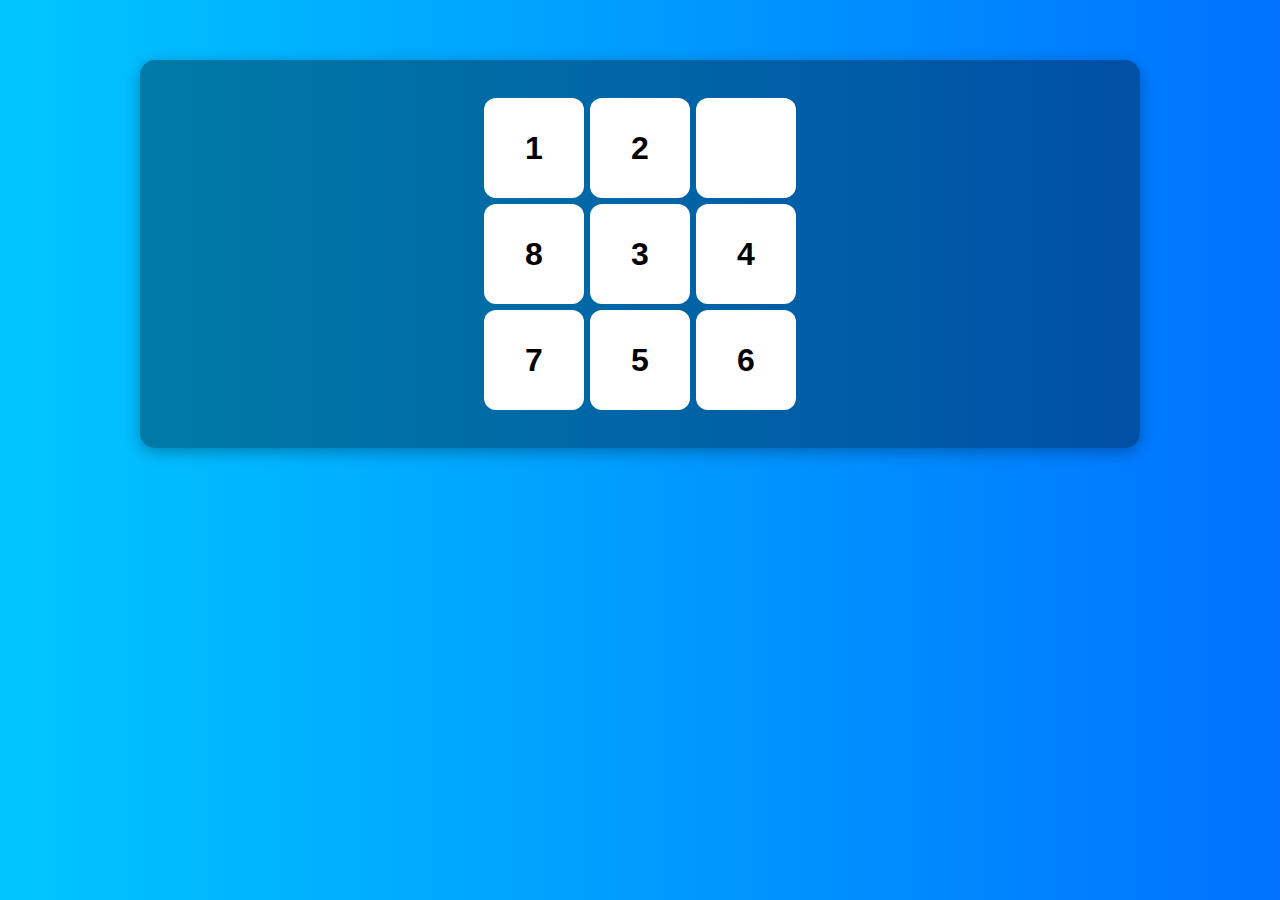
<file: practica1.html>
<!DOCTYPE html>
<html lang="en">

<head>
    <meta charset="UTF-8">
    <meta name="viewport" content="width=device-width, initial-scale=1.0">
    <title>Document</title>
</head>
<style>
    :root {
        --bg1: #00c6ff;
        --bg2: #0072ff;
        --panel: rgba(0, 0, 0, .35);
        --text: #fff;
        --muted: #e2e8f0;
        --code-bg: #0f172a;
        --card: #1e293b;
        --accent: #38bdf8;
    }

    * {
        box-sizing: border-box
    }

    body {
        font-family: "Segoe UI", Tahoma, Geneva, Verdana, sans-serif;
        background: linear-gradient(to right, var(--bg1), var(--bg2));
        color: var(--text);
        margin: 0;
        padding: 20px;
    }

    h1,
    h2 {
        text-align: center;
        margin: 10px 0 14px
    }

    .section {
        margin: 40px auto;
        padding: 20px;
        border-radius: 15px;
        background: var(--panel);
        max-width: 1000px;
        box-shadow: 0 4px 15px rgba(0, 0, 0, .3);
    }

    .board {
        display: grid;
        grid-template-columns: repeat(3, 100px);
        grid-template-rows: repeat(3, 100px);
        gap: 6px;
        justify-content: center;
        margin: 18px auto;
    }

    .cell,
    .puzzle-cell {
        background: #fff;
        color: #000;
        display: flex;
        justify-content: center;
        align-items: center;
        font-size: 2rem;
        font-weight: 700;
        cursor: pointer;
        border-radius: 12px;
        transition: background .25s;
        user-select: none;
    }

    .cell:hover,
    .puzzle-cell:hover {
        background: #dbeafe
    }

    .winner {
        text-align: center;
        font-size: 1.25rem;
        font-weight: 800;
        margin-top: 8px
    }

    /* Bloques de explicación */
    .explanation {
        background: var(--card);
        padding: 18px;
        border-radius: 12px;
        margin: 16px auto 0;
    }

    .explanation h3 {
        color: var(--accent);
        margin-top: 10px
    }

    .explanation p {
        color: var(--muted)
    }

    pre {
        background: var(--code-bg);
        color: #e5e7eb;
        padding: 12px;
        border-radius: 10px;
        overflow: auto;
    }

    code {
        background: rgba(255, 255, 255, .08);
        padding: 2px 6px;
        border-radius: 6px
    }

    /* Flechas de scroll */
    .scroll-arrows {
        position: fixed;
        right: 20px;
        bottom: 20px;
        display: flex;
        flex-direction: column;
        gap: 10px;
        opacity: 0;
        transition: opacity .35s ease;
        pointer-events: none;
        z-index: 9999;
    }

    .arrow {
        background: #fff;
        color: #000;
        width: 44px;
        height: 44px;
        display: grid;
        place-items: center;
        border-radius: 50%;
        font-size: 1.5rem;
        box-shadow: 0 10px 25px rgba(0, 0, 0, .35);
    }
</style>

<body>
    </section>
    <!-- ============ EJERCICIO 2: ROMPECABEZAS 3x3 (TECLADO) ============ -->
    <section class="section" id="ej2">
        <div class="board" id="puzzle"></div>
        </div>
    </section>
    <script>
        /* ===== EJERCICIO 2: ROMPECABEZAS (mover vacío con flechas) ===== */
        const puzzle = document.getElementById("puzzle");
        let pieces = [1, 2, 3, 4, 5, 6, 7, 8, ""]; // 8 casillas ocupadas + 1 libre
        function shuffle(arr) { arr.sort(() => Math.random() - 0.5); } // mezclar array
        shuffle(pieces);
        function renderPuzzle() {
            puzzle.innerHTML = "";
            pieces.forEach(p => {
                const cell = document.createElement("div");
                cell.classList.add("puzzle-cell");
                cell.textContent = p; // vacío = cadena ""
                puzzle.appendChild(cell);
            });
        }
        renderPuzzle();
        document.addEventListener("keydown", (e) => {
            if (e.key === "ArrowUp") mover("up");
            if (e.key === "ArrowDown") mover("down");
            if (e.key === "ArrowLeft") mover("left");
            if (e.key === "ArrowRight") mover("right");
        });
        function mover(direction) {
            const emptyIndex = pieces.indexOf("");
            const row = Math.floor(emptyIndex / 3);
            const col = emptyIndex % 3;
            let swapIndex = null;
            if (direction === "up" && row < 2) swapIndex = emptyIndex + 3; // traer ficha de abajo
            if (direction === "down" && row > 0) swapIndex = emptyIndex - 3;
            if (direction === "left" && col < 2) swapIndex = emptyIndex + 1;
            if (direction === "right" && col > 0) swapIndex = emptyIndex - 1;
            if (swapIndex !== null) {
                [pieces[emptyIndex], pieces[swapIndex]] = [pieces[swapIndex], pieces[emptyIndex]];
                renderPuzzle();
            }
        }
    </script>
</body>

</html>
</file>
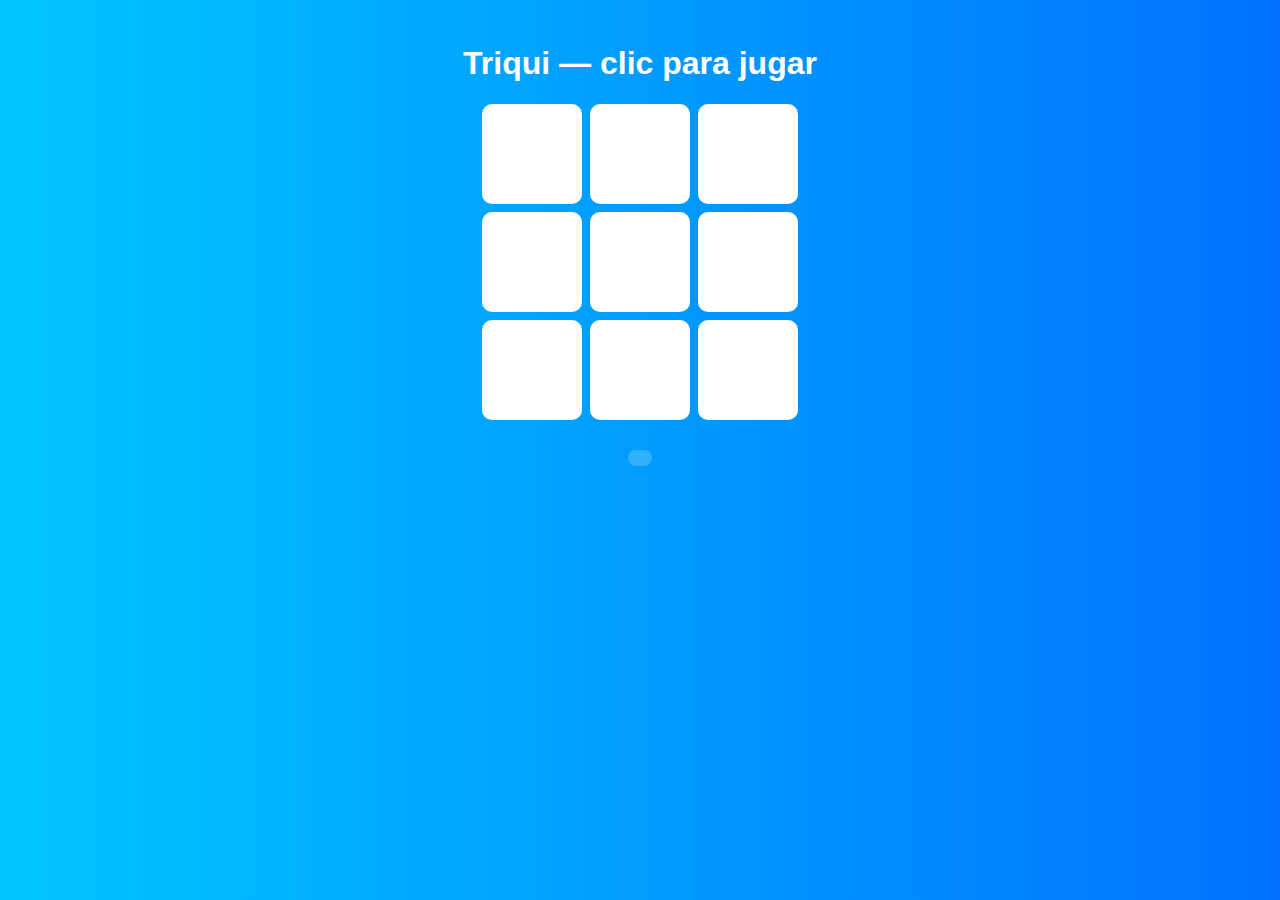
<file: practica2.html>
<!doctype html>
<html lang="es">

<head>
  <meta charset="utf-8" />
  <meta name="viewport" content="width=device-width,initial-scale=1" />
  <title>Triqui (click)</title>
  <style>
    body {
      font-family: Segoe UI, Roboto, Arial;
      background: linear-gradient(90deg, #00c6ff, #0072ff);
      color: #fff;
      margin: 0;
      padding: 24px;
    }

    h1 {
      text-align: center
    }

    .board {
      display: grid;
      grid-template-columns: repeat(3, 100px);
      gap: 8px;
      justify-content: center;
      margin: 18px auto
    }

    .cell {
      background: #fff;
      color: #000;
      width: 100px;
      height: 100px;
      display: flex;
      align-items: center;
      justify-content: center;
      font-size: 2.4rem;
      font-weight: 800;
      border-radius: 10px;
      cursor: pointer;
      user-select: none
    }

    .cell:hover {
      filter: brightness(.97)
    }

    .winner {
      text-align: center;
      margin-top: 12px;
      font-weight: 700;
      color: #0b1220;
      background: #fff3;
      display: inline-block;
      padding: 8px 12px;
      border-radius: 8px
    }

    .explain {
      max-width: 900px;
      margin: 22px auto;
      background: rgba(0, 0, 0, .25);
      padding: 14px;
      border-radius: 10px
    }

    pre {
      background: #0b1220;
      color: #e6eef8;
      padding: 10px;
      border-radius: 8px;
      overflow: auto
    }
  </style>
</head>

<body>
  <h1>Triqui — clic para jugar</h1>
  <div class="board" id="board"></div>
  <div style="text-align:center">
    <div id="winner" class="winner" aria-live="polite"></div>
  </div>

  <script>
    const board = document.getElementById('board');
    const winnerDisplay = document.getElementById('winner');
    let currentPlayer = 'X';
    let gameOver = false;

    for (let i = 0; i < 9; i++) {
      const cell = document.createElement('div');
      cell.classList.add('cell');
      board.appendChild(cell);
      cell.addEventListener("click", () => {
        if (cell.textContent === "" && !gameOver) {
          cell.textContent = currentPlayer;
          checkWinner();
          currentPlayer = currentPlayer === "X" ? "O" : "X";
        }
      })
    }

    function checkWinner() {
      const cells = document.querySelectorAll(".cell");
      const winPatterns = [
        [0, 1, 2], [3, 4, 5], [6, 7, 8],
        [0, 3, 6], [1, 4, 7], [2, 5, 8],
        [0, 4, 8], [2, 4, 6]
      ];

      for (let pattern of winPatterns) {
        const [a, b, c] = pattern;
        if (
          cells[a].textContent &&
          cells[a].textContent === cells[b].textContent &&
          cells[a].textContent === cells[c].textContent
        ) {
          winnerDisplay.textContent = `¡Jugador ${cells[a].textContent} gana!`;
          gameOver = true;
          return;
        }
      }
    }
  </script>
</body>


</html>
</file>
<file: style.css>
/* Estilos generales */
* {
  margin: 0;
  padding: 0;
  box-sizing: border-box;
  font-family: 'Segoe UI', Tahoma, Geneva, Verdana, sans-serif;
}

body {
  background: #f9f9f9;
  color: #333;
  line-height: 1.6;
  padding: 20px;
}

/* Encabezado */
header {
  background: #4e73df;
  color: #fff;
  padding: 20px;
  text-align: center;
  border-radius: 10px;
  margin-bottom: 20px;
}

header h1 {
  font-size: 2rem;
}

header p {
  font-size: 1.1rem;
}

/* Secciones */
section {
  background: #fff;
  margin: 20px 0;
  padding: 20px;
  border-radius: 10px;
  box-shadow: 0 3px 6px rgba(0,0,0,0.1);
}

section h2 {
  color: #4e73df;
  margin-bottom: 10px;
}

section ul, section ol {
  margin-left: 20px;
  margin-top: 10px;
}

pre {
  /* Fondo y color de texto */
  background: #282c34; 
  color: #abb2bf;     

  /* Espaciado y bordes */
  padding: 15px;
  border-radius: 8px; 
  border: 1px solid #3e4451; 
  overflow-x: auto; 
  margin: 15px 0;
  
  /* Tipo de fuente */
  font-family: 'Fira Code', 'Roboto Mono', monospace; 
  font-size: 0.9em;
  line-height: 1.6;
  white-space: pre-wrap; 
}
/* pre {
  background: #f4f4f4;
  padding: 10px;
  border-left: 3px solid #4e73df;
  overflow-x: auto;
  margin: 10px 0;
} */

/* Tablas */
table {
  width: 100%;
  border-collapse: collapse;
  margin-top: 15px;
}

table, th, td {
  border: 1px solid #ccc;
}

th, td {
  padding: 10px;
  text-align: center;
}

th {
  background: #4e73df;
  color: white;
}

/* Footer */
footer {
  margin-top: 20px;
  text-align: center;
  font-size: 0.9rem;
  color: #666;
}
</file>
